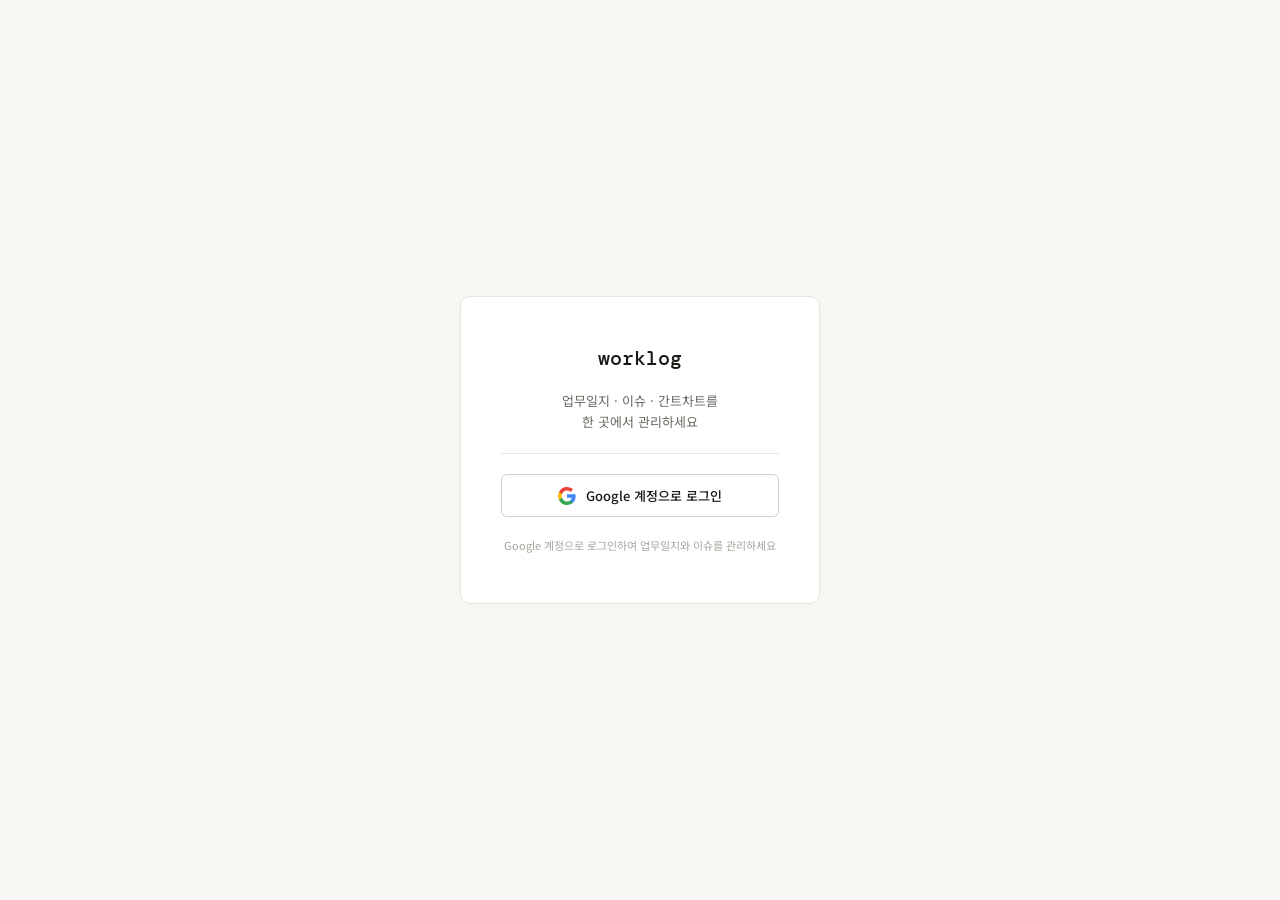
<file: index.html>
<!DOCTYPE html>
<html lang="ko">
<head>
<meta charset="UTF-8">
<meta name="viewport" content="width=device-width, initial-scale=1.0">
<title>worklog</title>
<!-- Google Fonts: Noto Sans KR (본문), DM Mono (버전/코드) -->
<link rel="preconnect" href="https://fonts.googleapis.com">
<link rel="preconnect" href="https://fonts.gstatic.com" crossorigin>
<link href="https://fonts.googleapis.com/css2?family=Noto+Sans+KR:wght@400;500;600&family=DM+Mono:wght@400;500&display=swap" rel="stylesheet">
<link rel="icon" href="favicon.ico">
<link rel="stylesheet" href="css/style.css">
<!-- Google Identity Services (GIS): OAuth 2.0 로그인 라이브러리
     initTokenClient() / requestAccessToken() 사용 → api.js, app.js 참고 -->
<script src="https://accounts.google.com/gsi/client" async defer></script>
</head>
<body>

<!-- LOGIN -->
<div id="view-login" style="display:flex;flex-direction:column;flex:1;overflow:hidden">
  <div class="login-wrap">
    <div class="login-card">
      <div class="login-logo">worklog</div>
      <p class="login-sub">업무일지 · 이슈 · 간트차트를<br>한 곳에서 관리하세요</p>
      <div class="login-hr"></div>
      <button class="google-btn" onclick="doGoogleLogin()">
        <svg class="google-icon" viewBox="0 0 18 18"><path fill="#4285F4" d="M17.64 9.2c0-.637-.057-1.251-.164-1.84H9v3.481h4.844a4.14 4.14 0 01-1.796 2.716v2.259h2.908C16.658 14.131 17.64 11.823 17.64 9.2z"/><path fill="#34A853" d="M9 18c2.43 0 4.467-.806 5.956-2.184l-2.908-2.259c-.806.54-1.837.86-3.048.86-2.344 0-4.328-1.584-5.036-3.711H.957v2.332A8.997 8.997 0 009 18z"/><path fill="#FBBC05" d="M3.964 10.706A5.41 5.41 0 013.682 9c0-.593.102-1.17.282-1.706V4.962H.957A8.996 8.996 0 000 9c0 1.452.348 2.827.957 4.038l3.007-2.332z"/><path fill="#EA4335" d="M9 3.58c1.321 0 2.508.454 3.44 1.345l2.582-2.58C13.463.891 11.426 0 9 0A8.997 8.997 0 00.957 4.962L3.964 7.294C4.672 5.163 6.656 3.58 9 3.58z"/></svg>
        Google 계정으로 로그인
      </button>
      <p class="login-note">Google 계정으로 로그인하여 업무일지와 이슈를 관리하세요</p>
    </div>
  </div>
</div>

<!-- MAIN APP -->
<div id="main-app" style="display:none;flex-direction:column;flex:1;overflow:hidden">
  <div class="topnav">
    <span class="logo">worklog</span>
    <button class="tab-btn active" onclick="switchTab('calendar')">캘린더</button>
    <button class="tab-btn" onclick="switchTab('journal')">업무일지</button>
    <button class="tab-btn" onclick="switchTab('tasks')">업무목록</button>
    <button class="tab-btn" onclick="switchTab('gantt')">간트차트</button>
    <div class="nav-spacer"></div>
    <span class="nav-version">ver 1.05</span>
    <div class="nav-search-wrap">
      <input class="nav-search-input" id="nav-search-input" placeholder="일지·업무 검색" onkeydown="if(event.key==='Enter')doSearch(true)">
      <button class="nav-search-btn" onclick="doSearch(true)">🔍</button>
    </div>
    <button class="logout-btn" onclick="doLogout()">로그아웃</button>
  </div>

  <!-- CALENDAR -->
  <div class="view active cal-view" id="view-calendar">
    <div class="cal-inner">
      <div class="cal-header">
        <button class="cal-nav" onclick="changeMonth(-1)">‹</button>
        <button class="cal-month-btn" id="month-label" onclick="toggleMonthReport()">2026년 6월</button>
        <button class="cal-nav" onclick="changeMonth(1)">›</button>
        <div class="cal-hdr-space"></div>
        <button class="cal-today-btn" onclick="goToday()">오늘</button>
      </div>
      <table class="cal-table">
        <thead>
          <tr>
            <th class="sun">일</th><th>월</th><th>화</th><th>수</th><th>목</th><th>금</th><th class="sat">토</th>
            <th class="week-col">주</th>
          </tr>
        </thead>
        <tbody id="cal-body"></tbody>
      </table>

      <div class="journal-box" id="journal-box" style="display:none">
        <div class="journal-box-label">
          <span id="journal-box-label">업무일지</span>
        </div>
        <div class="journal-view-area" id="journal-view" onclick="goToJournalDetail()"></div>
      </div>

      <div class="agenda-box" id="agenda-box" style="display:none">
        <div class="agenda-date-hdr" id="agenda-date-hdr"></div>
        <div id="agenda-list"></div>
      </div>

      <div class="report-box" id="month-report-box" style="display:none">
        <div class="report-hdr">
          <span class="report-title-txt" id="month-report-title">월간보고</span>
          <div class="report-actions">
            <button class="report-gen-btn" onclick="genReport('month')">✦ AI 생성</button>
            <button class="btn-sm primary" onclick="saveReport('month')">저장/수정</button>
          </div>
        </div>
        <div class="report-content"><textarea class="report-textarea" id="month-report-ta" placeholder="작성된 월간보고가 없습니다. AI 생성 버튼으로 보고서를 생성하거나 직접 입력하세요."></textarea></div>
      </div>

      <div class="report-box" id="week-report-box" style="display:none">
        <div class="report-hdr">
          <span class="report-title-txt" id="week-report-title">주간보고</span>
          <div class="report-actions">
            <button class="report-gen-btn" onclick="genReport('week')">✦ AI 생성</button>
            <button class="btn-sm primary" onclick="saveReport('week')">저장/수정</button>
          </div>
        </div>
        <div class="report-content"><textarea class="report-textarea" id="week-report-ta" placeholder="작성된 주간보고가 없습니다. AI 생성 버튼으로 보고서를 생성하거나 직접 입력하세요."></textarea></div>
      </div>
    </div>
  </div>

  <!-- SEARCH VIEW -->
  <div class="view search-view" id="view-search">
    <div class="search-inner">
      <div class="search-bar-wrap">
        <input class="search-bar-input" id="search-bar-input" placeholder="검색어를 입력하세요 (업무일지, 이슈코드, 이슈제목, 진행사항)" onkeydown="if(event.key==='Enter')doSearch()">
        <button class="search-bar-btn" onclick="doSearch()">검색</button>
      </div>
      <div class="search-keyword" id="search-keyword" style="display:none"></div>
      <div id="search-results"></div>
    </div>
  </div>

  <!-- JOURNAL LIST -->
  <div class="view jlist-view" id="view-journal">
    <div class="jlist-inner">
      <button class="jlist-load-btn" id="jlist-btn-up" onclick="loadMore('up')" style="display:none">↑ 이전 날짜 더 보기</button>
      <div id="journal-entries"></div>
      <button class="jlist-load-btn" id="jlist-btn-down" onclick="loadMore('down')" style="display:none">↓ 이후 날짜 더 보기</button>
    </div>
  </div>

  <!-- JOURNAL DETAIL -->
  <div class="view jdetail-view" id="view-jdetail">
    <div class="jdetail-inner">
      <button class="back-btn" onclick="goBack()">← 업무일지 목록</button>
      <div class="jdetail-card">
        <div class="jdetail-date" id="jd-date"></div>
        <div style="font-size:11px;font-weight:500;color:var(--text3);margin-bottom:6px">업무일지</div>
        <textarea class="jdetail-textarea" id="jd-textarea" placeholder="업무일지를 입력하세요..." oninput="onJournalEdit()"></textarea>
        <div class="jdetail-actions">
          <span class="unsaved-hint" id="unsaved-hint">● 저장되지 않은 변경사항</span>
          <button class="btn-sm primary" id="jd-save-btn" onclick="saveJournalDetail()">저장</button>
        </div>
        <div class="jdetail-issues-section" id="jd-issues-section">
          <div class="jdetail-issues-label">이 날의 업무 이슈</div>
          <div id="jd-issues"></div>
        </div>
      </div>
    </div>
  </div>

  <!-- TASK LIST -->
  <div class="view task-view" id="view-tasks">
    <div class="task-inner">
      <div class="task-topbar">
        <div class="filter-bar">
          <button class="filter-chip active" onclick="filterTask(this,'all')">전체</button>
          <button class="filter-chip" onclick="filterTask(this,'진행중')">진행중</button>
          <button class="filter-chip" onclick="filterTask(this,'진행예정')">진행예정</button>
          <button class="filter-chip" onclick="filterTask(this,'테스트')">테스트</button>
          <button class="filter-chip" onclick="filterTask(this,'완료')">완료</button>
        </div>
        <div style="display:flex;align-items:center;gap:8px">
          <select class="field-select" id="task-project-filter" onchange="renderTaskList()" style="font-size:12px;padding:5px 10px"></select>
          <button class="add-task-btn" onclick="openNewTask()">+ 업무등록</button>
        </div>
      </div>
      <table class="task-table">
        <thead>
          <tr>
            <th style="width:60px">중요도</th>
            <th style="width:88px">이슈번호</th>
            <th>이슈제목</th>
            <th style="width:92px">이슈등록일</th>
            <th style="width:92px">완료목표일</th>
            <th style="width:92px">개발시작일</th>
            <th style="width:92px">운영배포일</th>
            <th style="width:76px">상태</th>
          </tr>
        </thead>
        <tbody id="task-tbody"></tbody>
      </table>
    </div>
  </div>

  <!-- ISSUE DETAIL -->
  <div class="view detail-view" id="view-detail">
    <div class="detail-inner">
      <button class="back-btn" id="detail-back-btn" onclick="goBack()">← 목록으로</button>
      <div class="detail-card">
        <div class="detail-id-row">
          <input type="hidden" id="d-seq">
          <input class="detail-id-input" id="d-id" placeholder="이슈코드 (선택, 예: DAR-145)" />
        </div>
        <input class="detail-title-input" id="d-title" placeholder="이슈 제목을 입력하세요" oninput="clearTitleError()" />
        <div class="detail-grid">
          <div class="detail-field">
            <span class="field-label">프로젝트</span>
            <select class="field-select" id="d-project">
            </select>
          </div>
          <div class="detail-field">
            <span class="field-label">중요도</span>
            <select class="field-select" id="d-priority">
              <option value="high">높음</option><option value="mid">중간</option><option value="low">낮음</option>
            </select>
          </div>
          <div class="detail-field">
            <span class="field-label">상태</span>
            <select class="field-select" id="d-status">
              <option>진행예정</option><option>진행중</option><option>테스트</option><option>완료</option><option>보류</option>
            </select>
          </div>
          <div class="detail-field">
            <span class="field-label">이슈 등록일</span>
            <input type="date" class="date-input" id="d-created">
          </div>
          <div class="detail-field">
            <span class="field-label">완료 목표일</span>
            <input type="date" class="date-input" id="d-due">
          </div>
          <div class="detail-field">
            <span class="field-label">개발 시작일</span>
            <input type="date" class="date-input" id="d-devstart">
          </div>
          <div class="detail-field">
            <span class="field-label">개발 완료일</span>
            <input type="date" class="date-input" id="d-devend">
          </div>
          <div class="detail-field">
            <span class="field-label">운영 배포일</span>
            <input type="date" class="date-input" id="d-deploy">
          </div>
          <div class="detail-field full">
            <span class="field-label">이슈 링크</span>
            <div class="link-wrap" id="d-link-wrap">
              <a class="link-display" id="d-link-display" href="#" target="_blank">링크 없음</a>
              <button class="link-edit-btn" onclick="toggleLinkEdit()">수정</button>
            </div>
            <div class="link-wrap" id="d-link-edit" style="display:none">
              <input class="link-input" id="d-link-input" type="url" placeholder="https://...">
              <button class="link-edit-btn" onclick="saveLinkEdit()">확인</button>
            </div>
          </div>
        </div>
        <div style="margin-top:14px">
          <div class="field-label" style="margin-bottom:6px">진행사항</div>
          <textarea class="progress-textarea" id="d-progress" placeholder="진행 내용을 입력하세요..."></textarea>
        </div>
        <div class="detail-save-row">
          <button class="btn-sm danger" id="detail-delete-btn" onclick="deleteIssueDetail()" style="display:none;margin-right:auto">삭제</button>
          <button class="btn-sm" onclick="goBack()">취소</button>
          <button class="btn-sm primary" onclick="saveIssueDetail()">저장</button>
        </div>
      </div>
    </div>
  </div>

  <!-- GANTT -->
  <div class="view gantt-view" id="view-gantt">
    <div class="gantt-topbar">
      <button class="cal-nav" onclick="expandGantt(-3)">‹</button>
      <button class="cal-today-btn" onclick="scrollGanttToday()">오늘</button>
      <button class="cal-nav" onclick="expandGantt(3)">›</button>
    </div>
    <div class="gantt-scroll">
      <div class="gantt-wrap" id="gantt-wrap"></div>
    </div>
  </div>
</div>

<script src="js/api.js"></script>
<script src="js/crud.js"></script>
<script src="js/app.js"></script>
<script src="js/calendar.js"></script>
<script src="js/journal.js"></script>
<script src="js/issue.js"></script>
<script src="js/search.js"></script>
</body>
</html>
</file>
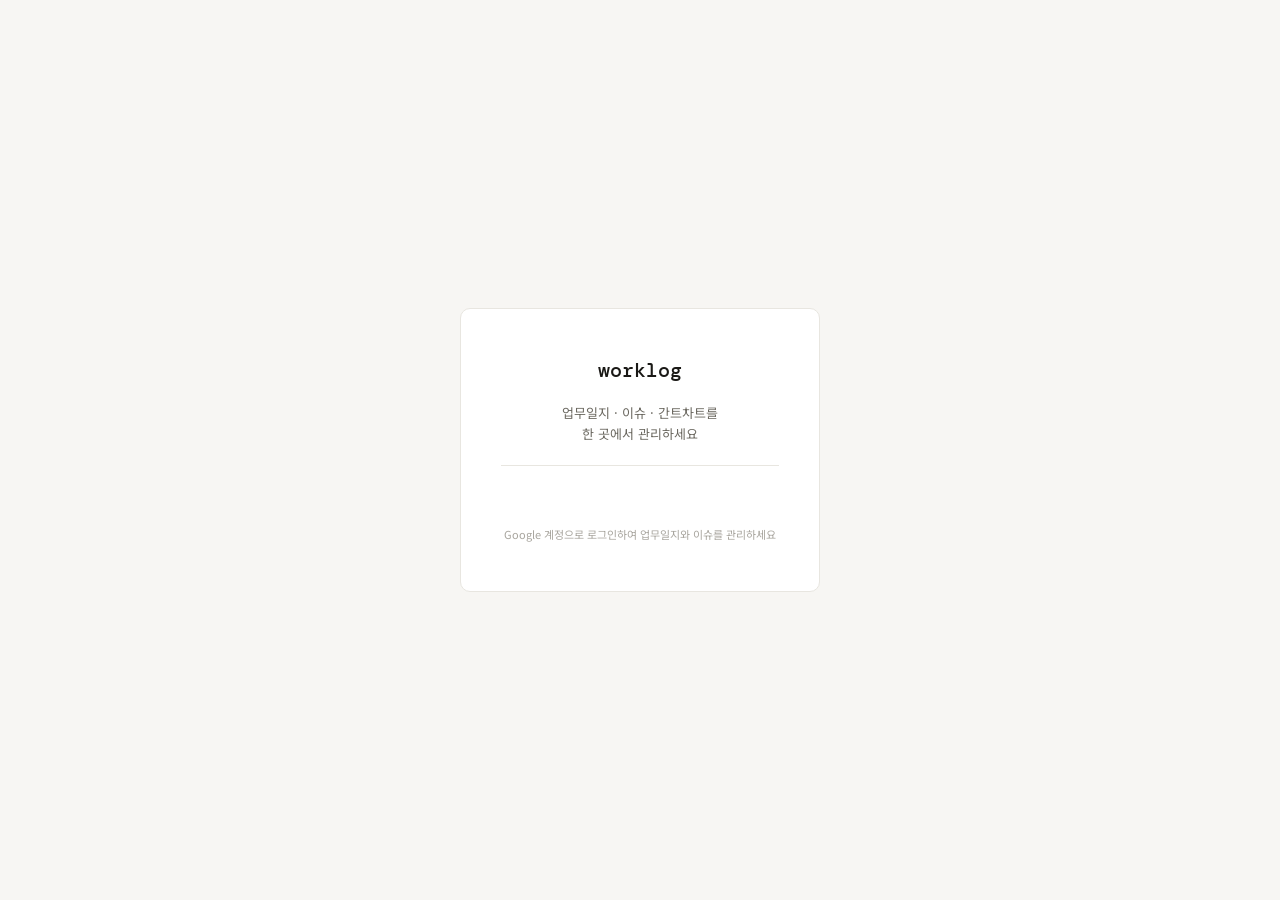
<file: worklog.html>
<!DOCTYPE html>
<html lang="ko">
<head>
<meta charset="UTF-8">
<meta name="viewport" content="width=device-width, initial-scale=1.0">
<title>worklog</title>
<link rel="preconnect" href="https://fonts.googleapis.com">
<link rel="preconnect" href="https://fonts.gstatic.com" crossorigin>
<link href="https://fonts.googleapis.com/css2?family=Noto+Sans+KR:wght@400;500;600&family=DM+Mono:wght@400;500&display=swap" rel="stylesheet">
<script src="https://accounts.google.com/gsi/client" async defer></script>
<style>
*{box-sizing:border-box;margin:0;padding:0}
:root{
  --bg:#F7F6F3;--surface:#FFFFFF;--border:#E8E6E0;--border2:#D4D1C8;
  --text:#1A1916;--text2:#6B6860;--text3:#A8A59E;
  --red:#C94040;--blue:#2E6FB5;--amber:#D06A10;--green:#1F7A52;--purple:#5E52B8;
  --p-high:#C94040;--p-mid:#D06A10;--p-low:#1F7A52;
  --radius:6px;--radius-lg:10px;
}
body{font-family:'Noto Sans KR',sans-serif;background:var(--bg);color:var(--text);height:100vh;display:flex;flex-direction:column;overflow:hidden}
button{font-family:inherit;cursor:pointer}
textarea,select,input{font-family:inherit}

/* NAV */
.topnav{display:flex;align-items:center;background:var(--surface);border-bottom:1px solid var(--border);padding:0 20px;height:44px;flex-shrink:0;gap:0}
.logo{font-family:'DM Mono',monospace;font-size:13px;font-weight:500;color:var(--text);margin-right:20px}
.tab-btn{font-size:13px;padding:0 14px;height:44px;border:none;background:none;color:var(--text2);border-bottom:2px solid transparent}
.tab-btn:hover{color:var(--text)}
.tab-btn.active{color:var(--text);border-bottom-color:var(--text);font-weight:500}
.nav-spacer{flex:1}
.nav-search-wrap{display:flex;align-items:center;gap:0;border:1px solid var(--border);border-radius:var(--radius);overflow:hidden;margin-right:10px;background:var(--bg)}
.nav-search-wrap:focus-within{border-color:var(--border2)}
.nav-search-input{font-size:12px;border:none;background:transparent;padding:5px 10px;color:var(--text);width:180px;outline:none}
.nav-search-input::placeholder{color:var(--text3)}
.nav-search-btn{border:none;background:none;padding:5px 10px;color:var(--text2);cursor:pointer;font-size:14px;border-left:1px solid var(--border)}
.nav-search-btn:hover{color:var(--text);background:var(--border)}
.logout-btn{font-size:12px;color:var(--text3);border:1px solid var(--border);background:none;padding:4px 10px;border-radius:var(--radius)}
.logout-btn:hover{color:var(--text)}

.view{display:none;flex:1;overflow:hidden;flex-direction:column}
.view.active{display:flex}

/* LOGIN */
.login-wrap{display:flex;flex:1;align-items:center;justify-content:center;background:var(--bg)}
.login-card{background:var(--surface);border:1px solid var(--border);border-radius:var(--radius-lg);padding:48px 40px;width:360px;display:flex;flex-direction:column;align-items:center;gap:20px;text-align:center}
.login-logo{font-family:'DM Mono',monospace;font-size:20px;font-weight:500}
.login-sub{font-size:13px;color:var(--text2);line-height:1.6}
.login-hr{width:100%;height:1px;background:var(--border)}
.google-btn{display:flex;align-items:center;gap:10px;width:100%;padding:11px 16px;border:1px solid var(--border2);border-radius:var(--radius);background:var(--surface);font-size:13px;color:var(--text);font-weight:500;justify-content:center}
.google-btn:hover{background:var(--bg)}
.google-icon{width:18px;height:18px;flex-shrink:0}
.login-note{font-size:11px;color:var(--text3);line-height:1.6}

/* CALENDAR */
.cal-view{overflow-y:auto}
.cal-inner{max-width:920px;margin:0 auto;padding:20px;width:100%}
.cal-header{display:flex;align-items:center;gap:8px;margin-bottom:14px}
.cal-nav{border:1px solid var(--border);background:var(--surface);color:var(--text);width:30px;height:30px;border-radius:var(--radius);font-size:16px;display:flex;align-items:center;justify-content:center}
.cal-nav:hover{background:var(--bg)}
.cal-month-btn{font-size:18px;font-weight:600;color:var(--text);border:none;background:none;padding:2px 8px;border-radius:var(--radius)}
.cal-month-btn:hover{background:var(--border)}
.cal-hdr-space{flex:1}
.cal-today-btn{font-size:12px;border:1px solid var(--border);background:var(--surface);color:var(--text2);padding:5px 12px;border-radius:var(--radius)}
.cal-today-btn:hover{color:var(--text)}

.cal-table{width:100%;border-collapse:collapse;background:var(--surface);border:1px solid var(--border);border-radius:var(--radius-lg);overflow:hidden;table-layout:fixed}
.cal-table th{font-size:11px;font-weight:500;color:var(--text2);padding:8px 0;text-align:center;border-bottom:1px solid var(--border);background:var(--bg)}
.cal-table th.sun{color:var(--red)}
.cal-table th.sat{color:var(--blue)}
.cal-table th.week-col{width:44px;font-size:10px;color:var(--text3)}
/* 날짜 칸: height 고정, overflow hidden, display:block 내부 구조로 동그라미가 칸을 밀지 않도록 */
.cal-table td{vertical-align:top;padding:5px 5px 3px;border:0.5px solid var(--border);cursor:pointer;height:90px;overflow:hidden}
.cal-table td:hover{background:#F0EFE9}
.cal-table td.today-cell{background:#FFF9F0}
.cal-table td.selected-cell{background:#EDF4FF!important}
.cal-table td.other-month{background:var(--bg);opacity:.4;pointer-events:none}
.cal-table td.week-btn-cell{padding:0;cursor:pointer;width:44px;vertical-align:middle;background:var(--bg);text-align:center}
.cal-table td.week-btn-cell:hover{background:#DDD9CE}
/* 날짜 숫자 행: flex, 고정 높이 20px → 이슈칩이 아래로 밀리지 않음 */
.day-hdr{display:flex;align-items:center;height:20px;margin-bottom:2px;flex-shrink:0}
.day-num{font-size:12px;font-weight:500;color:var(--text);line-height:1}
.day-num-circle{background:var(--text);color:var(--surface);width:20px;height:20px;border-radius:50%;display:inline-flex;align-items:center;justify-content:center;font-size:11px;font-weight:600;line-height:1;flex-shrink:0}
.hol-name{font-size:9px;color:var(--red);font-weight:500;margin-left:3px;line-height:1}
td.td-sun .day-num{color:var(--red)}
td.td-sat .day-num{color:var(--blue)}
td.td-hol .day-num{color:var(--red)!important}
/* 이슈칩: 코드 + 제목 일부 */
.issue-chip{font-size:9px;padding:2px 5px;border-radius:3px;margin-bottom:2px;white-space:nowrap;overflow:hidden;text-overflow:ellipsis;display:block;cursor:pointer;color:#fff;font-weight:500;line-height:1.3}
.issue-chip:hover{opacity:.8}
.chip-more{font-size:9px;color:var(--text3);padding-left:2px;line-height:1}

/* week button */
.wk-btn-inner{display:flex;flex-direction:column;align-items:center;justify-content:center;height:100%;gap:3px;padding:4px 0}
.wk-num{font-size:11px;font-weight:600;color:var(--text2)}
.wk-sub{font-size:8px;color:var(--text3);letter-spacing:.2px}

/* JOURNAL BOX */
.journal-box{background:var(--surface);border:1px solid var(--border);border-radius:var(--radius-lg);padding:14px 16px;margin-top:12px}
.journal-box-label{font-size:12px;font-weight:600;color:var(--text);margin-bottom:8px;display:flex;align-items:center;justify-content:space-between}
.journal-view-area{width:100%;font-size:13px;border:1px solid var(--border);border-radius:var(--radius);padding:9px 12px;background:var(--bg);color:var(--text);line-height:1.6;height:250px;overflow-y:auto;cursor:pointer;white-space:pre-wrap;word-break:break-all}
.journal-view-area:hover{border-color:var(--border2)}
.journal-view-area.empty{color:var(--text3);font-style:italic}
.journal-reg-btn{font-size:12px;padding:5px 14px;border:1px solid var(--border);border-radius:var(--radius);background:none;color:var(--text)}
.journal-reg-btn:hover{background:var(--bg)}
.btn-sm{font-size:12px;padding:5px 14px;border:1px solid var(--border);border-radius:var(--radius);background:none;color:var(--text);transition:all .15s}
.btn-sm:hover{background:var(--bg)}
.btn-sm.primary{background:var(--text);color:var(--surface);border-color:var(--text)}
.btn-sm.primary:hover{opacity:.85}
.btn-sm.unsaved{color:#fff;border-color:var(--red);animation:pulse-red 1.2s ease-in-out infinite}
@keyframes pulse-red{0%,100%{background:var(--red)}50%{background:#e88080}}

/* AGENDA */
.agenda-box{background:var(--surface);border:1px solid var(--border);border-radius:var(--radius-lg);padding:14px 16px;margin-top:10px}
.agenda-date-hdr{font-size:13px;font-weight:600;color:var(--text);margin-bottom:10px;display:flex;align-items:center;gap:8px}
.today-badge{font-size:10px;background:var(--text);color:var(--surface);padding:2px 8px;border-radius:20px;font-weight:400}
.agenda-item{display:flex;align-items:center;gap:8px;padding:7px 0;border-bottom:0.5px solid var(--border);cursor:pointer}
.agenda-item:last-child{border-bottom:none}
.agenda-item:hover .agenda-title{color:var(--blue)}
.agenda-chip{font-size:10px;padding:2px 7px;border-radius:3px;font-family:'DM Mono',monospace;font-weight:500;color:#fff;flex-shrink:0}
.agenda-title{font-size:12px;color:var(--text);flex:1;white-space:nowrap;overflow:hidden;text-overflow:ellipsis}
.agenda-arrow{font-size:12px;color:var(--text3)}
.status-badge{font-size:10px;padding:3px 9px;border-radius:20px;border:none;white-space:nowrap;flex-shrink:0;font-weight:500}
.agenda-empty{font-size:12px;color:var(--text3);text-align:center;padding:1.5rem 0}

/* REPORT */
.report-box{background:var(--surface);border:1px solid var(--border);border-radius:var(--radius-lg);padding:14px 16px;margin-top:12px}
.report-hdr{display:flex;align-items:center;justify-content:space-between;margin-bottom:12px}
.report-title-txt{font-size:13px;font-weight:600;color:var(--text)}
.report-gen-btn{font-size:12px;padding:5px 12px;border:1px solid var(--border);border-radius:var(--radius);background:none;color:var(--text2);display:flex;align-items:center;gap:5px}
.report-gen-btn:hover{color:var(--text);border-color:var(--border2)}
.report-content{font-size:13px;color:var(--text2);line-height:1.7;background:var(--bg);border-radius:var(--radius);padding:0}
.report-textarea{width:100%;font-size:13px;color:var(--text2);line-height:1.7;background:var(--bg);border-radius:var(--radius);padding:12px 14px;border:none;resize:none;height:300px;font-family:'Noto Sans KR',sans-serif}
.report-textarea:focus{outline:none;border:1px solid var(--border2);border-radius:var(--radius)}
.report-empty{font-size:12px;color:var(--text3);text-align:center;padding:1.5rem 0}

/* SEARCH VIEW */
.search-view{overflow-y:auto}
.search-inner{max-width:920px;margin:0 auto;padding:20px;width:100%}
.search-bar-wrap{display:flex;gap:8px;margin-bottom:20px}
.search-bar-input{flex:1;font-size:14px;border:1px solid var(--border);border-radius:var(--radius);padding:9px 14px;background:var(--surface);color:var(--text);outline:none}
.search-bar-input:focus{border-color:var(--border2)}
.search-bar-btn{font-size:13px;padding:9px 20px;border:none;border-radius:var(--radius);background:var(--text);color:var(--surface);white-space:nowrap}
.search-bar-btn:hover{opacity:.85}
.search-keyword{font-size:12px;color:var(--text3);margin-bottom:16px}
.search-keyword strong{color:var(--text);font-weight:600}
.search-section{margin-bottom:20px}
.search-section-title{font-size:11px;font-weight:600;color:var(--text3);letter-spacing:.5px;text-transform:uppercase;margin-bottom:8px;padding-bottom:6px;border-bottom:1px solid var(--border)}
.search-empty{font-size:13px;color:var(--text3);text-align:center;padding:3rem 0}
.search-result-item{background:var(--surface);border:1px solid var(--border);border-radius:var(--radius-lg);padding:12px 16px;margin-bottom:8px;cursor:pointer}
.search-result-item:hover{border-color:var(--border2)}
.sri-top{display:flex;align-items:center;gap:8px;margin-bottom:5px}
.sri-date{font-size:11px;color:var(--text3);font-weight:500}
.sri-chip{font-size:10px;padding:2px 7px;border-radius:3px;font-family:'DM Mono',monospace;font-weight:500;color:#fff;flex-shrink:0}
.sri-title{font-size:13px;color:var(--text);font-weight:500;flex:1;white-space:nowrap;overflow:hidden;text-overflow:ellipsis}
.sri-body{font-size:12px;color:var(--text2);line-height:1.6;overflow:hidden;display:-webkit-box;-webkit-line-clamp:2;-webkit-box-orient:vertical}
.sri-highlight{background:#FFF3CD;color:#856404;border-radius:2px;padding:0 2px}

/* JOURNAL LIST */
.jlist-view{overflow-y:auto}
.jlist-inner{max-width:920px;margin:0 auto;padding:20px;width:100%}
.jlist-load-btn{width:100%;text-align:center;padding:10px;font-size:12px;color:var(--text3);border:none;background:none}
.jlist-load-btn:hover{color:var(--text)}
.jlist-item{background:var(--surface);border:1px solid var(--border);border-radius:var(--radius-lg);padding:14px 16px;margin-bottom:10px;cursor:pointer}
.jlist-item:hover{border-color:var(--border2)}
.jlist-date{font-size:12px;font-weight:600;color:var(--text);margin-bottom:5px}
.jlist-text{font-size:13px;color:var(--text2);line-height:1.6;margin-bottom:8px}
.jlist-text.empty{color:var(--text3)}
.issue-row{display:flex;align-items:center;gap:8px;padding:6px 0;border-top:0.5px solid var(--border);cursor:pointer}
.issue-row:hover .issue-row-title{color:var(--blue)}
.issue-row-chip{font-size:10px;padding:2px 7px;border-radius:3px;font-family:'DM Mono',monospace;font-weight:500;color:#fff;flex-shrink:0;min-width:60px;text-align:center}
.issue-row-title{font-size:12px;color:var(--text);flex:1;white-space:nowrap;overflow:hidden;text-overflow:ellipsis;transition:color .15s}
.issue-row-status{font-size:10px;padding:2px 8px;border-radius:20px;color:#fff;font-weight:500;flex-shrink:0}
.issue-row-arrow{font-size:12px;color:var(--text3)}

/* JOURNAL DETAIL */
.jdetail-view{overflow-y:auto}
.jdetail-inner{max-width:920px;margin:0 auto;padding:20px;width:100%}
.back-btn{display:flex;align-items:center;gap:6px;border:none;background:none;color:var(--text2);font-size:13px;padding:6px 0;margin-bottom:14px}
.back-btn:hover{color:var(--text)}
.jdetail-card{background:var(--surface);border:1px solid var(--border);border-radius:var(--radius-lg);padding:20px 24px}
.jdetail-date{font-size:14px;font-weight:600;color:var(--text);margin-bottom:14px}
.jdetail-textarea{width:100%;font-size:13px;border:1px solid var(--border);border-radius:var(--radius);padding:10px 12px;resize:none;background:var(--bg);color:var(--text);line-height:1.6;height:450px}
.jdetail-textarea:focus{outline:none;border-color:var(--border2)}
.jdetail-actions{display:flex;justify-content:flex-end;align-items:center;margin-top:10px;gap:10px}
.unsaved-hint{font-size:11px;color:var(--red);display:none;align-items:center;gap:4px;margin-right:auto}
.jdetail-issues-section{margin-top:16px;border-top:1px solid var(--border);padding-top:12px}
.jdetail-issues-label{font-size:11px;font-weight:500;color:var(--text3);margin-bottom:8px}

/* TASK LIST */
.task-view{overflow-y:auto}
.task-inner{max-width:1100px;margin:0 auto;padding:20px;width:100%}
.task-topbar{display:flex;align-items:center;justify-content:space-between;margin-bottom:12px}
.filter-bar{display:flex;gap:6px;flex-wrap:wrap}
.filter-chip{font-size:12px;padding:4px 12px;border:1px solid var(--border);border-radius:20px;background:none;color:var(--text2)}
.filter-chip:hover{border-color:var(--border2);color:var(--text)}
.filter-chip.active{background:var(--text);color:var(--surface);border-color:var(--text)}
.add-task-btn{font-size:12px;padding:6px 14px;border:none;border-radius:var(--radius);background:var(--text);color:var(--surface);white-space:nowrap}
.add-task-btn:hover{opacity:.85}
.task-table{width:100%;border-collapse:collapse;background:var(--surface);border:1px solid var(--border);border-radius:var(--radius-lg);overflow:hidden;table-layout:fixed}
.task-table th{font-size:11px;font-weight:500;color:var(--text2);padding:8px 10px;text-align:left;border-bottom:1px solid var(--border);background:var(--bg);white-space:nowrap}
.task-table td{font-size:12px;padding:9px 10px;border-bottom:0.5px solid var(--border);vertical-align:middle;overflow:hidden;text-overflow:ellipsis;white-space:nowrap}
.task-table tr:last-child td{border-bottom:none}
.task-table tr:hover td{background:#F9F8F5;cursor:pointer}
.priority-badge{font-size:11px;font-weight:500;padding:2px 8px;border-radius:3px;color:#fff;white-space:nowrap}
.task-num-link{font-family:'DM Mono',monospace;font-size:11px;color:var(--blue);text-decoration:none;font-weight:500}
.task-num-link:hover{text-decoration:underline}
.task-num-plain{font-family:'DM Mono',monospace;font-size:11px;color:var(--text2)}

/* ISSUE DETAIL */
.detail-view{overflow-y:auto}
.detail-inner{max-width:800px;margin:0 auto;padding:20px;width:100%}
.detail-card{background:var(--surface);border:1px solid var(--border);border-radius:var(--radius-lg);padding:20px 24px}
.detail-id-row{display:flex;align-items:center;gap:8px;margin-bottom:6px}
.detail-id-input{font-family:'DM Mono',monospace;font-size:12px;color:var(--text3);border:none;background:transparent;padding:0;width:260px}
.detail-id-input:focus{outline:none;border-bottom:1px solid var(--border2);color:var(--text)}
.detail-title-input{width:100%;font-size:17px;font-weight:600;color:var(--text);border:none;background:transparent;padding:0;margin-bottom:18px;font-family:'Noto Sans KR',sans-serif;line-height:1.4}
.detail-title-input:focus{outline:none;border-bottom:1px solid var(--border2)}
.detail-grid{display:grid;grid-template-columns:1fr 1fr;border-top:1px solid var(--border)}
.detail-field{padding:10px 0;border-bottom:1px solid var(--border);display:flex;flex-direction:column;gap:4px;padding-right:14px}
.detail-field:nth-child(even){padding-left:14px;padding-right:0;border-left:1px solid var(--border)}
.detail-field.full{grid-column:1/-1;padding-right:0}
.field-label{font-size:11px;color:var(--text3);font-weight:500}
.field-select{font-size:13px;border:1px solid var(--border);border-radius:var(--radius);padding:4px 8px;background:var(--bg);color:var(--text)}
.field-select:focus{outline:none;border-color:var(--border2)}
.date-input{font-size:13px;border:1px solid var(--border);border-radius:var(--radius);padding:4px 8px;background:var(--bg);color:var(--text);width:140px}
.date-input:focus{outline:none;border-color:var(--border2)}
.link-wrap{display:flex;align-items:center;gap:6px}
.link-display{font-size:13px;color:var(--blue);text-decoration:none;flex:1;white-space:nowrap;overflow:hidden;text-overflow:ellipsis}
.link-display:hover{text-decoration:underline}
.link-edit-btn{font-size:11px;color:var(--text3);border:1px solid var(--border);background:none;padding:2px 7px;border-radius:var(--radius);white-space:nowrap}
.link-edit-btn:hover{color:var(--text)}
.link-input{font-size:13px;border:1px solid var(--border);border-radius:var(--radius);padding:4px 8px;background:var(--bg);color:var(--text);flex:1}
.progress-textarea{width:100%;font-size:13px;border:1px solid var(--border);border-radius:var(--radius);padding:10px 12px;resize:none;background:var(--bg);color:var(--text);line-height:1.6;min-height:280px}
.progress-textarea:focus{outline:none;border-color:var(--border2)}
.detail-save-row{display:flex;justify-content:flex-end;margin-top:10px;gap:6px}

/* GANTT */
.gantt-view{overflow:hidden}
.gantt-scroll{flex:1;overflow:auto;padding:20px}
.gantt-wrap{min-width:860px}
.gantt-hdr-row{display:flex;border-bottom:2px solid var(--border);background:var(--bg)}
.gantt-task-col{width:210px;min-width:210px;font-size:11px;color:var(--text2);padding:8px 12px;border-right:1px solid var(--border);font-weight:500}
.gantt-day-hdr{font-size:9px;color:var(--text3);text-align:center;padding:3px 0;border-right:0.5px solid var(--border);flex:0 0 26px;min-width:26px}
.gantt-day-hdr.td-sun,.gantt-day-hdr.hol{color:var(--red)}
.gantt-day-hdr.td-sat{color:var(--blue)}
.gantt-row{display:flex;border-bottom:0.5px solid var(--border);align-items:center;background:var(--surface);cursor:pointer}
.gantt-row:hover{background:#F9F8F5}
.gantt-task-info{width:210px;min-width:210px;padding:8px 12px;border-right:1px solid var(--border)}
.gantt-task-id{font-family:'DM Mono',monospace;font-size:10px;color:var(--text3)}
.gantt-task-name{font-size:11px;color:var(--text);white-space:nowrap;overflow:hidden;text-overflow:ellipsis}
.gantt-day-cell{flex:0 0 26px;min-width:26px;height:38px;border-right:0.5px solid var(--border)}
.gantt-day-cell.weekend{background:rgba(0,0,0,.03)}
.gantt-bar{height:14px;border-radius:3px;position:absolute;top:12px;opacity:.85}
.gantt-today-line{position:absolute;top:0;bottom:0;width:1.5px;background:var(--red);z-index:2;opacity:.5}
</style>
</head>
<body>

<!-- LOGIN -->
<div id="view-login" style="display:flex;flex-direction:column;flex:1;overflow:hidden">
  <div class="login-wrap">
    <div class="login-card">
      <div class="login-logo">worklog</div>
      <p class="login-sub">업무일지 · 이슈 · 간트차트를<br>한 곳에서 관리하세요</p>
      <div class="login-hr"></div>
      <div id="g_id_onload"
        data-client_id="603081180385-5dmfebn8mm239lod4solqkig2molj886.apps.googleusercontent.com"
        data-callback="handleGoogleLogin"
        data-auto_prompt="false">
      </div>
      <div class="g_id_signin"
        data-type="standard"
        data-shape="rectangular"
        data-theme="outline"
        data-text="sign_in_with"
        data-size="large"
        data-locale="ko"
        data-width="280">
      </div>
      <p class="login-note">Google 계정으로 로그인하여 업무일지와 이슈를 관리하세요</p>
    </div>
  </div>
</div>

<!-- MAIN APP -->
<div id="main-app" style="display:none;flex-direction:column;flex:1;overflow:hidden">
  <div class="topnav">
    <span class="logo">worklog</span>
    <button class="tab-btn active" onclick="switchTab('calendar')">캘린더</button>
    <button class="tab-btn" onclick="switchTab('journal')">업무일지</button>
    <button class="tab-btn" onclick="switchTab('tasks')">업무목록</button>
    <button class="tab-btn" onclick="switchTab('gantt')">간트차트</button>
    <div class="nav-spacer"></div>
    <div class="nav-search-wrap">
      <input class="nav-search-input" id="nav-search-input" placeholder="일지·업무 검색" onkeydown="if(event.key==='Enter')doSearch()">
      <button class="nav-search-btn" onclick="doSearch()">🔍</button>
    </div>
    <button class="logout-btn" onclick="doLogout()">로그아웃</button>
  </div>

  <!-- CALENDAR -->
  <div class="view active cal-view" id="view-calendar">
    <div class="cal-inner">
      <div class="cal-header">
        <button class="cal-nav" onclick="changeMonth(-1)">‹</button>
        <button class="cal-month-btn" id="month-label" onclick="toggleMonthReport()">2026년 6월</button>
        <button class="cal-nav" onclick="changeMonth(1)">›</button>
        <div class="cal-hdr-space"></div>
        <button class="cal-today-btn" onclick="goToday()">오늘</button>
      </div>
      <table class="cal-table">
        <thead>
          <tr>
            <th class="sun">일</th><th>월</th><th>화</th><th>수</th><th>목</th><th>금</th><th class="sat">토</th>
            <th class="week-col">주</th>
          </tr>
        </thead>
        <tbody id="cal-body"></tbody>
      </table>

      <div class="journal-box" id="journal-box" style="display:none">
        <div class="journal-box-label">
          <span id="journal-box-label">2026년 6월 3일 업무일지</span>
        </div>
        <div class="journal-view-area" id="journal-view" onclick="goToJournalDetail()"></div>
        <div id="journal-reg-wrap" style="display:none;margin-top:8px;text-align:right">
          <button class="journal-reg-btn" onclick="goToJournalNew()">+ 업무일지 등록</button>
        </div>
      </div>

      <div class="agenda-box" id="agenda-box" style="display:none">
        <div class="agenda-date-hdr" id="agenda-date-hdr"></div>
        <div id="agenda-list"></div>
      </div>

      <div class="report-box" id="month-report-box" style="display:none">
        <div class="report-hdr">
          <span class="report-title-txt" id="month-report-title">월간보고</span>
          <button class="report-gen-btn" onclick="genReport('month')">✦ 월간보고 생성</button>
        </div>
        <div class="report-content" id="month-report-content"><textarea class="report-textarea" id="month-report-ta" placeholder="작성된 월간보고가 없습니다. 생성 버튼을 눌러 AI로 요약하거나 직접 입력하세요."></textarea></div>
      </div>

      <div class="report-box" id="week-report-box" style="display:none">
        <div class="report-hdr">
          <span class="report-title-txt" id="week-report-title">주간보고</span>
          <button class="report-gen-btn" onclick="genReport('week')">✦ 주간보고 생성</button>
        </div>
        <div class="report-content" id="week-report-content"><textarea class="report-textarea" id="week-report-ta" placeholder="작성된 주간보고가 없습니다. 생성 버튼을 눌러 AI로 요약하거나 직접 입력하세요."></textarea></div>
      </div>
    </div>
  </div>

  <!-- SEARCH VIEW -->
  <div class="view search-view" id="view-search">
    <div class="search-inner">
      <div class="search-bar-wrap">
        <input class="search-bar-input" id="search-bar-input" placeholder="검색어를 입력하세요 (업무일지, 이슈코드, 이슈제목, 진행사항)" onkeydown="if(event.key==='Enter')doSearch()">
        <button class="search-bar-btn" onclick="doSearch()">검색</button>
      </div>
      <div class="search-keyword" id="search-keyword" style="display:none"></div>
      <div id="search-results"></div>
    </div>
  </div>

  <!-- JOURNAL LIST -->
  <div class="view jlist-view" id="view-journal">
    <div class="jlist-inner">
      <button class="jlist-load-btn" onclick="loadMore('up')">↑ 이후 날짜 더 보기</button>
      <div id="journal-entries"></div>
      <button class="jlist-load-btn" onclick="loadMore('down')">↓ 이전 날짜 더 보기</button>
    </div>
  </div>

  <!-- JOURNAL DETAIL -->
  <div class="view jdetail-view" id="view-jdetail">
    <div class="jdetail-inner">
      <button class="back-btn" onclick="goBack()">← 업무일지 목록</button>
      <div class="jdetail-card">
        <div class="jdetail-date" id="jd-date"></div>
        <div style="font-size:11px;font-weight:500;color:var(--text3);margin-bottom:6px">업무일지</div>
        <textarea class="jdetail-textarea" id="jd-textarea" placeholder="업무일지를 입력하세요..." oninput="onJournalEdit()"></textarea>
        <div class="jdetail-actions">
          <span class="unsaved-hint" id="unsaved-hint">● 저장되지 않은 변경사항</span>
          <button class="btn-sm primary" id="jd-save-btn" onclick="saveJournalDetail()">저장</button>
        </div>
        <div class="jdetail-issues-section" id="jd-issues-section">
          <div class="jdetail-issues-label">이 날의 업무 이슈</div>
          <div id="jd-issues"></div>
        </div>
      </div>
    </div>
  </div>

  <!-- TASK LIST -->
  <div class="view task-view" id="view-tasks">
    <div class="task-inner">
      <div class="task-topbar">
        <div class="filter-bar">
          <button class="filter-chip active" onclick="filterTask(this,'all')">전체</button>
          <button class="filter-chip" onclick="filterTask(this,'진행중')">진행중</button>
          <button class="filter-chip" onclick="filterTask(this,'진행예정')">진행예정</button>
          <button class="filter-chip" onclick="filterTask(this,'테스트')">테스트</button>
          <button class="filter-chip" onclick="filterTask(this,'완료')">완료</button>
        </div>
        <button class="add-task-btn" onclick="openNewTask()">+ 업무등록</button>
      </div>
      <table class="task-table">
        <thead>
          <tr>
            <th style="width:60px">중요도</th>
            <th style="width:88px">이슈번호</th>
            <th>이슈제목</th>
            <th style="width:92px">이슈등록일</th>
            <th style="width:92px">완료목표일</th>
            <th style="width:92px">개발시작일</th>
            <th style="width:92px">운영배포일</th>
            <th style="width:76px">상태</th>
          </tr>
        </thead>
        <tbody id="task-tbody"></tbody>
      </table>
    </div>
  </div>

  <!-- ISSUE DETAIL -->
  <div class="view detail-view" id="view-detail">
    <div class="detail-inner">
      <button class="back-btn" id="detail-back-btn" onclick="goBack()">← 목록으로</button>
      <div class="detail-card">
        <div class="detail-id-row">
          <input class="detail-id-input" id="d-id" placeholder="이슈코드 입력 (예: DAR-145)" />
        </div>
        <input class="detail-title-input" id="d-title" placeholder="이슈 제목을 입력하세요" />
        <div class="detail-grid">
          <div class="detail-field">
            <span class="field-label">프로젝트</span>
            <select class="field-select" id="d-project">
              <option>DARWIN</option><option>API</option><option>WEB</option><option>OPS</option><option>기타</option>
            </select>
          </div>
          <div class="detail-field">
            <span class="field-label">중요도</span>
            <select class="field-select" id="d-priority">
              <option value="high">높음</option><option value="mid">중간</option><option value="low">낮음</option>
            </select>
          </div>
          <div class="detail-field">
            <span class="field-label">상태</span>
            <select class="field-select" id="d-status">
              <option>진행예정</option><option>진행중</option><option>테스트</option><option>완료</option><option>보류</option>
            </select>
          </div>
          <div class="detail-field">
            <span class="field-label">이슈 등록일</span>
            <input type="date" class="date-input" id="d-created">
          </div>
          <div class="detail-field">
            <span class="field-label">완료 목표일</span>
            <input type="date" class="date-input" id="d-due">
          </div>
          <div class="detail-field">
            <span class="field-label">개발 시작일</span>
            <input type="date" class="date-input" id="d-devstart">
          </div>
          <div class="detail-field">
            <span class="field-label">개발 완료일</span>
            <input type="date" class="date-input" id="d-devend">
          </div>
          <div class="detail-field">
            <span class="field-label">운영 배포일</span>
            <input type="date" class="date-input" id="d-deploy">
          </div>
          <div class="detail-field full">
            <span class="field-label">이슈 링크</span>
            <div class="link-wrap" id="d-link-wrap">
              <a class="link-display" id="d-link-display" href="#" target="_blank">링크 없음</a>
              <button class="link-edit-btn" onclick="toggleLinkEdit()">수정</button>
            </div>
            <div class="link-wrap" id="d-link-edit" style="display:none">
              <input class="link-input" id="d-link-input" type="url" placeholder="https://...">
              <button class="link-edit-btn" onclick="saveLinkEdit()">확인</button>
            </div>
          </div>
        </div>
        <div style="margin-top:14px">
          <div class="field-label" style="margin-bottom:6px">진행사항</div>
          <textarea class="progress-textarea" id="d-progress" placeholder="진행 내용을 입력하세요..."></textarea>
        </div>
        <div class="detail-save-row">
          <button class="btn-sm" onclick="goBack()">취소</button>
          <button class="btn-sm primary">저장</button>
        </div>
      </div>
    </div>
  </div>

  <!-- GANTT -->
  <div class="view gantt-view" id="view-gantt">
    <div class="gantt-scroll">
      <div class="gantt-wrap" id="gantt-wrap"></div>
    </div>
  </div>
</div>

<script>
/* ── 색상 기준: 중요도 기반으로 전체 통일 ── */
const P_COLOR={high:'#C94040',mid:'#D06A10',low:'#1F7A52'};
const STATUS_STYLE={
  '진행중':{bg:'#1F7A52',color:'#fff'},
  '진행예정':{bg:'#D06A10',color:'#fff'},
  '테스트':{bg:'#5E52B8',color:'#fff'},
  '완료':{bg:'#888780',color:'#fff'},
  '보류':{bg:'#C8C5BE',color:'#5F5E5A'}
};
const P_LABEL={high:'높음',mid:'중간',low:'낮음'};
const HOLIDAYS={6:{6:'현충일'}};
const DOW=['일','월','화','수','목','금','토'];

let ISSUES=[
  {id:'DAR-145',title:'로그인 버그 수정 - OAuth 토큰 만료 처리',status:'진행중',priority:'high',project:'DARWIN',created:'2026-05-20',due:'2026-06-10',devstart:'2026-06-01',devend:'',deploy:'',link:'https://jira.example.com/DAR-145',progress:'OAuth 토큰 만료 처리 로직 수정 중. 세션 갱신 시 race condition 발견.',dates:[1,2,3,4,5,8,9,10]},
  {id:'API-08',title:'정산 스펙 정리 및 문서화',status:'진행중',priority:'mid',project:'API',created:'2026-05-25',due:'2026-06-15',devstart:'2026-06-02',devend:'',deploy:'',link:'',progress:'문서 초안 90% 완료.',dates:[2,3,9,16,23,30]},
  {id:'WEB-03',title:'메인페이지 리뉴얼 - 퍼블리싱',status:'진행예정',priority:'mid',project:'WEB',created:'2026-06-01',due:'2026-06-30',devstart:'2026-06-04',devend:'',deploy:'',link:'',progress:'',dates:[4,5,11,12,19,24]},
  {id:'DAR-160',title:'코드리뷰 - 결제모듈 리팩토링',status:'진행예정',priority:'low',project:'DARWIN',created:'2026-06-02',due:'2026-06-07',devstart:'2026-06-03',devend:'',deploy:'',link:'https://jira.example.com/DAR-160',progress:'',dates:[3,5,8,10,15,17,22,25,26]},
  {id:'OPS-12',title:'서버 점검 및 성능 최적화',status:'테스트',priority:'high',project:'OPS',created:'2026-05-15',due:'2026-06-05',devstart:'2026-05-20',devend:'2026-06-04',deploy:'',link:'',progress:'점검 완료. 배포 대기 중.',dates:[3,11,17,26]},
];
const JOURNALS={
  '2026-06-03':'OAuth 토큰 만료 처리 로직 수정. 팀 미팅에서 6/10 배포 일정 조율 완료.',
  '2026-06-02':'정산 스펙 문서 초안 작성. DAR-145 디버깅 시작. race condition 원인 파악.',
  '2026-06-01':'개발 환경 세팅 완료. WEB-03 기획서 검토 및 피드백 전달.',
  '2026-05-31':'주간 스프린트 회의. OPS-12 점검 결과 공유.',
  '2026-05-30':'DAR-145 이슈 재현 확인. 로그 분석 진행.',
};

let curYear=2026,curMonth=6,selDate=null,prevTab='calendar',bottomMode='none';
let jdOriginal='',jdDirty=false,curSelDateKey='';

/* 이슈칩 색상: 중요도 기준 */
function chipColor(iss){return P_COLOR[iss.priority]||P_COLOR.mid;}
function issuesForDate(d){return ISSUES.filter(i=>i.dates&&i.dates.includes(d));}

const CLIENT_ID='603081180385-5dmfebn8mm239lod4solqkig2molj886.apps.googleusercontent.com';
const SCOPES='https://www.googleapis.com/auth/spreadsheets https://www.googleapis.com/auth/drive.file';
let accessToken='';
let tokenClient=null;

function handleGoogleLogin(response){
  /* ID 토큰 받은 후 access token 요청 */
  tokenClient=google.accounts.oauth2.initTokenClient({
    client_id:CLIENT_ID,
    scope:SCOPES,
    callback:(tokenResponse)=>{
      if(tokenResponse.error)return;
      accessToken=tokenResponse.access_token;
      startApp();
    }
  });
  tokenClient.requestAccessToken({prompt:''});
}

function startApp(){
  document.getElementById('view-login').style.display='none';
  document.getElementById('main-app').style.display='flex';
  history.replaceState({tab:'calendar'},'','#calendar');
  renderCalendar();renderJournalList();renderTaskList();renderGantt();selectDate(3);
}

function doLogout(){
  if(accessToken){
    google.accounts.oauth2.revoke(accessToken,()=>{});
    accessToken='';
  }
  google.accounts.id.disableAutoSelect();
  document.getElementById('view-login').style.display='flex';
  document.getElementById('main-app').style.display='none';
}

function switchTab(t,skipHistory){
  ['calendar','journal','jdetail','tasks','detail','gantt','search'].forEach(v=>{
    const el=document.getElementById('view-'+v);
    if(el){el.style.display='none';el.classList.remove('active');}
  });
  const el=document.getElementById('view-'+t);
  if(el){el.style.display='flex';el.classList.add('active');}
  document.querySelectorAll('.tab-btn').forEach((b,i)=>{
    b.classList.toggle('active',['calendar','journal','tasks','gantt'][i]===t);
  });
  if(!['detail','jdetail','search'].includes(t))prevTab=t;
  /* 검색 탭 아닐 때 검색창 초기화 */
  if(t!=='search'){
    document.getElementById('nav-search-input').value='';
    document.getElementById('search-bar-input').value='';
    document.getElementById('search-keyword').style.display='none';
    document.getElementById('search-results').innerHTML='';
  }
  /* 브라우저 히스토리 */
  if(!skipHistory){
    history.pushState({tab:t},'',`#${t}`);
  }
}
function goBack(){switchTab(prevTab);}

window.addEventListener('popstate',e=>{
  const t=(e.state&&e.state.tab)||(location.hash.replace('#','')||'calendar');
  switchTab(t,true);
});

function openDetail(issueId,fromGantt){
  const iss=ISSUES.find(i=>i.id===issueId);if(!iss)return;
  fillDetailForm(iss);
  const btn=document.getElementById('detail-back-btn');
  if(fromGantt){btn.textContent='← 간트차트로';btn.onclick=()=>switchTab('gantt');}
  else{btn.textContent='← 목록으로';btn.onclick=goBack;}
  switchTab('detail');
}
function openNewTask(){
  fillDetailForm(null);
  const btn=document.getElementById('detail-back-btn');
  btn.textContent='← 목록으로';btn.onclick=goBack;
  prevTab='tasks';switchTab('detail');
}
function fillDetailForm(iss){
  document.getElementById('d-id').value=iss?iss.id:'';
  document.getElementById('d-title').value=iss?iss.title:'';
  document.getElementById('d-project').value=iss?iss.project:'DARWIN';
  document.getElementById('d-priority').value=iss?iss.priority:'mid';
  document.getElementById('d-status').value=iss?iss.status:'진행예정';
  document.getElementById('d-created').value=iss?iss.created:'';
  document.getElementById('d-due').value=iss?iss.due:'';
  document.getElementById('d-devstart').value=iss?iss.devstart:'';
  document.getElementById('d-devend').value=iss?iss.devend:'';
  document.getElementById('d-deploy').value=iss?iss.deploy:'';
  document.getElementById('d-progress').value=iss?iss.progress:'';
  const link=iss?iss.link:'';
  const disp=document.getElementById('d-link-display');
  if(link){disp.textContent=link;disp.href=link;}
  else{disp.textContent='링크 없음';disp.href='#';}
  document.getElementById('d-link-input').value=link||'';
  document.getElementById('d-link-wrap').style.display='flex';
  document.getElementById('d-link-edit').style.display='none';
}
function toggleLinkEdit(){
  document.getElementById('d-link-wrap').style.display='none';
  document.getElementById('d-link-edit').style.display='flex';
}
function saveLinkEdit(){
  const val=document.getElementById('d-link-input').value.trim();
  const disp=document.getElementById('d-link-display');
  disp.textContent=val||'링크 없음';disp.href=val||'#';
  document.getElementById('d-link-wrap').style.display='flex';
  document.getElementById('d-link-edit').style.display='none';
}

/* ── CALENDAR ── */
function renderCalendar(){
  const tbody=document.getElementById('cal-body');tbody.innerHTML='';
  const firstDay=new Date(curYear,curMonth-1,1).getDay();
  const daysInMonth=new Date(curYear,curMonth,0).getDate();
  let d=1,wk=0;
  while(d<=daysInMonth){
    const tr=document.createElement('tr');
    for(let dow=0;dow<7;dow++){
      const td=document.createElement('td');
      const blank=(wk===0&&dow<firstDay);
      if(!blank&&d<=daysInMonth){
        const dd=d;
        const isToday=(curYear===2026&&curMonth===6&&dd===3);
        const hol=HOLIDAYS[curMonth]&&HOLIDAYS[curMonth][dd];
        if(dow===0)td.classList.add('td-sun');
        if(dow===6)td.classList.add('td-sat');
        if(isToday)td.classList.add('today-cell');
        if(dd===selDate)td.classList.add('selected-cell');
        if(hol)td.classList.add('td-hol');
        td.onclick=()=>selectDate(dd);
        const hdrDiv=document.createElement('div');hdrDiv.className='day-hdr';
        if(isToday){
          const circ=document.createElement('span');circ.className='day-num-circle';circ.textContent=dd;hdrDiv.appendChild(circ);
        } else {
          const num=document.createElement('span');num.className='day-num';num.textContent=dd;hdrDiv.appendChild(num);
        }
        if(hol){const hn=document.createElement('span');hn.className='hol-name';hn.textContent=hol;hdrDiv.appendChild(hn);}
        td.appendChild(hdrDiv);

        /* 이슈칩: 중요도 컬러, 코드+제목 일부 */
        const issues=issuesForDate(dd);
        issues.slice(0,3).forEach(iss=>{
          const chip=document.createElement('div');chip.className='issue-chip';
          chip.style.background=chipColor(iss);
          const shortTitle=iss.title.length>14?iss.title.slice(0,14)+'…':iss.title;
          chip.textContent=iss.id+' '+shortTitle;
          chip.title=iss.title;
          chip.onclick=(e)=>{e.stopPropagation();prevTab='calendar';openDetail(iss.id);};
          td.appendChild(chip);
        });
        if(issues.length>3){const m=document.createElement('div');m.className='chip-more';m.textContent=`+${issues.length-3}`;td.appendChild(m);}
        d++;
      } else if(blank){
        td.classList.add('other-month');
      } else {
        td.classList.add('other-month');d++;
      }
      tr.appendChild(td);
    }
    /* 주차 버튼 */
    const wkTd=document.createElement('td');wkTd.className='week-btn-cell';
    wkTd.innerHTML=`<div class="wk-btn-inner"><div class="wk-num">W${wk+1}</div><div class="wk-sub">주간보고</div></div>`;
    wkTd.onclick=()=>showWeekReport(wk);
    tr.appendChild(wkTd);
    tbody.appendChild(tr);wk++;
  }
}

function selectDate(d){
  selDate=d;bottomMode='agenda';
  curSelDateKey=`${curYear}-${String(curMonth).padStart(2,'0')}-${String(d).padStart(2,'0')}`;
  ['month-report-box','week-report-box'].forEach(id=>document.getElementById(id).style.display='none');
  document.getElementById('journal-box').style.display='block';
  document.getElementById('agenda-box').style.display='block';
  const dow=new Date(curYear,curMonth-1,d).getDay();
  const isToday=curYear===2026&&curMonth===6&&d===3;
  document.getElementById('journal-box-label').textContent=`${curYear}년 ${curMonth}월 ${d}일 업무일지`;
  const text=JOURNALS[curSelDateKey]||'';
  const viewEl=document.getElementById('journal-view');
  const regWrap=document.getElementById('journal-reg-wrap');
  if(text){
    viewEl.textContent=text;
    viewEl.classList.remove('empty');
    viewEl.style.display='block';
    regWrap.style.display='none';
  } else {
    viewEl.textContent='작성된 업무일지가 없습니다.';
    viewEl.classList.add('empty');
    viewEl.style.display='block';
    regWrap.style.display='block';
  }
  document.getElementById('agenda-date-hdr').innerHTML=`${curMonth}월 ${d}일 (${DOW[dow]}) ${isToday?'<span class="today-badge">오늘</span>':''}`;
  const list=document.getElementById('agenda-list');list.innerHTML='';
  const issues=issuesForDate(d);
  if(!issues.length){list.innerHTML='<div class="agenda-empty">등록된 업무가 없습니다</div>';renderCalendar();return;}
  issues.forEach(iss=>{
    const s=STATUS_STYLE[iss.status]||STATUS_STYLE['보류'];
    const item=document.createElement('div');item.className='agenda-item';
    item.innerHTML=`<div class="agenda-chip" style="background:${chipColor(iss)}">${iss.id}</div>
    <div class="agenda-title">${iss.title}</div>
    <div class="status-badge" style="background:${s.bg};color:${s.color}">${iss.status}</div>
    <div class="agenda-arrow">›</div>`;
    item.onclick=()=>{prevTab='calendar';openDetail(iss.id);};
    list.appendChild(item);
  });
  renderCalendar();
}

function goToJournalDetail(){
  if(!curSelDateKey)return;
  const text=JOURNALS[curSelDateKey];
  if(!text)return;
  prevTab='calendar';
  openJournalDetail(curSelDateKey);
}
function goToJournalNew(){
  if(!curSelDateKey)return;
  prevTab='calendar';
  openJournalDetail(curSelDateKey,true);
}

function hideBottom(){
  bottomMode='none';selDate=null;
  ['journal-box','agenda-box','month-report-box','week-report-box'].forEach(id=>document.getElementById(id).style.display='none');
  renderCalendar();
}
function toggleMonthReport(){
  if(bottomMode==='month'){bottomMode='none';document.getElementById('month-report-box').style.display='none';return;}
  bottomMode='month';
  ['agenda-box','journal-box','week-report-box'].forEach(id=>document.getElementById(id).style.display='none');
  document.getElementById('month-report-box').style.display='block';
  document.getElementById('month-report-title').textContent=`${curYear}년 ${curMonth}월 월간보고`;
}
function showWeekReport(idx){
  bottomMode='week';
  ['agenda-box','journal-box','month-report-box'].forEach(id=>document.getElementById(id).style.display='none');
  document.getElementById('week-report-box').style.display='block';
  document.getElementById('week-report-title').textContent=`${curMonth}월 ${idx+1}주차 주간보고`;
}
function genReport(type){
  const taId=type==='month'?'month-report-ta':'week-report-ta';
  const ta=document.getElementById(taId);
  ta.value='AI가 보고서를 생성하고 있습니다...';
  setTimeout(()=>{
    ta.value=type==='month'
      ?'2026년 6월 월간보고\n\n이번 달 총 5건의 업무 이슈가 진행되었습니다. DAR-145 로그인 버그는 OAuth 토큰 처리 로직을 수정 완료하고 QA 단계에 진입했으며, API-08 정산 스펙은 문서화가 90% 완료되었습니다. WEB-03 메인페이지 리뉴얼은 일정대로 진행 중이며, OPS-12 서버 점검은 성공적으로 마무리되어 운영 배포를 앞두고 있습니다.'
      :'주간보고\n\n주요 업무: DAR-145 버그 수정 진행, API-08 스펙 정리 완료, WEB-03 퍼블리싱 착수. 이슈사항: DAR-160 코드리뷰 일정 조율 필요. 다음 주 계획: 배포 테스트 및 OPS-12 운영 배포 예정.';
  },1200);
}
function changeMonth(dir){
  curMonth+=dir;
  if(curMonth>12){curMonth=1;curYear++;}
  if(curMonth<1){curMonth=12;curYear--;}
  document.getElementById('month-label').textContent=`${curYear}년 ${curMonth}월`;
  selDate=null;bottomMode='none';
  ['month-report-box','week-report-box','agenda-box','journal-box'].forEach(id=>document.getElementById(id).style.display='none');
  renderCalendar();
}
function goToday(){curYear=2026;curMonth=6;document.getElementById('month-label').textContent='2026년 6월';renderCalendar();selectDate(3);}

/* ── JOURNAL LIST ── */
function renderJournalList(){
  const el=document.getElementById('journal-entries');el.innerHTML='';
  const dates=['2026-06-03','2026-06-02','2026-06-01','2026-05-31','2026-05-30'];
  dates.forEach(dt=>{
    const d=new Date(dt);const parts=dt.split('-');
    const issues=ISSUES.filter(i=>i.dates&&i.dates.includes(parseInt(parts[2]))&&parseInt(parts[1])===6);
    const text=JOURNALS[dt];
    const item=document.createElement('div');item.className='jlist-item';
    item.onclick=()=>openJournalDetail(dt);
    let issHtml='';
    if(issues.length){
      issHtml=`<div style="margin-top:2px">${issues.map(i=>{
        const s=STATUS_STYLE[i.status]||STATUS_STYLE['보류'];
        return `<div class="issue-row">
          <div class="issue-row-chip" style="background:${chipColor(i)}">${i.id}</div>
          <div class="issue-row-title">${i.title}</div>
          <div class="issue-row-status" style="background:${s.bg}">${i.status}</div>
          <div class="issue-row-arrow">›</div>
        </div>`;
      }).join('')}</div>`;
    }
    item.innerHTML=`<div class="jlist-date">${dt} (${DOW[d.getDay()]})</div>
    <div class="jlist-text${text?'':' empty'}">${text||'작성된 일지가 없습니다.'}</div>${issHtml}`;
    el.appendChild(item);
  });
}
function loadMore(dir){alert(dir==='up'?'이후 날짜를 로딩합니다...':'이전 날짜를 로딩합니다...');}

/* ── JOURNAL DETAIL ── */
function openJournalDetail(dt,isNew){
  const d=new Date(dt);
  document.getElementById('jd-date').textContent=`${dt} (${DOW[d.getDay()]})`;
  const text=isNew?'':(JOURNALS[dt]||'');
  const ta=document.getElementById('jd-textarea');ta.value=text;
  jdOriginal=text;jdDirty=false;
  document.getElementById('jd-save-btn').className='btn-sm primary';
  document.getElementById('unsaved-hint').style.display='none';
  /* 이슈 목록 */
  const parts=dt.split('-');
  const issues=ISSUES.filter(i=>i.dates&&i.dates.includes(parseInt(parts[2]))&&parseInt(parts[1])===6);
  const issBox=document.getElementById('jd-issues');issBox.innerHTML='';
  const sec=document.getElementById('jd-issues-section');
  sec.style.display=issues.length?'block':'none';
  issues.forEach(iss=>{
    const s=STATUS_STYLE[iss.status]||STATUS_STYLE['보류'];
    const row=document.createElement('div');row.className='issue-row';
    row.innerHTML=`<div class="issue-row-chip" style="background:${chipColor(iss)}">${iss.id}</div>
    <div class="issue-row-title">${iss.title}</div>
    <div class="issue-row-status" style="background:${s.bg}">${iss.status}</div>
    <div class="issue-row-arrow">›</div>`;
    row.onclick=()=>{prevTab='jdetail';openDetail(iss.id);};
    issBox.appendChild(row);
  });
  prevTab='journal';switchTab('jdetail');
}
function onJournalEdit(){
  const ta=document.getElementById('jd-textarea');
  jdDirty=ta.value!==jdOriginal;
  const btn=document.getElementById('jd-save-btn');
  const hint=document.getElementById('unsaved-hint');
  if(jdDirty){btn.className='btn-sm unsaved';btn.textContent='저장';hint.style.display='inline-flex';}
  else{btn.className='btn-sm primary';btn.textContent='저장';hint.style.display='none';}
}
function saveJournalDetail(){
  jdOriginal=document.getElementById('jd-textarea').value;jdDirty=false;
  const btn=document.getElementById('jd-save-btn');
  btn.className='btn-sm primary';btn.textContent='저장';
  document.getElementById('unsaved-hint').style.display='none';
}

/* ── TASK LIST ── */
function renderTaskList(filter='all'){
  const tbody=document.getElementById('task-tbody');tbody.innerHTML='';
  const list=filter==='all'?ISSUES:ISSUES.filter(i=>i.status===filter);
  list.forEach(iss=>{
    const s=STATUS_STYLE[iss.status]||STATUS_STYLE['보류'];
    const tr=document.createElement('tr');
    tr.onclick=()=>{prevTab='tasks';openDetail(iss.id);};
    const numCell=iss.link
      ?`<a class="task-num-link" href="${iss.link}" target="_blank" onclick="event.stopPropagation()">${iss.id}</a>`
      :`<span class="task-num-plain">${iss.id}</span>`;
    tr.innerHTML=`<td><span class="priority-badge" style="background:${P_COLOR[iss.priority]}">${P_LABEL[iss.priority]||'중간'}</span></td>
    <td>${numCell}</td>
    <td style="font-size:12px;color:var(--text)">${iss.title}</td>
    <td style="font-size:11px;color:var(--text2)">${iss.created||'—'}</td>
    <td style="font-size:11px;color:var(--text2)">${iss.due||'—'}</td>
    <td style="font-size:11px;color:var(--text2)">${iss.devstart||'—'}</td>
    <td style="font-size:11px;color:var(--text2)">${iss.deploy||'—'}</td>
    <td><span class="status-badge" style="background:${s.bg};color:${s.color}">${iss.status}</span></td>`;
    tbody.appendChild(tr);
  });
}
function filterTask(btn,f){
  document.querySelectorAll('.filter-chip').forEach(b=>b.classList.remove('active'));
  btn.classList.add('active');renderTaskList(f);
}

/* ── SEARCH ── */
function doSearch(){
  const navInput=document.getElementById('nav-search-input');
  const barInput=document.getElementById('search-bar-input');
  const kw=(navInput.value||barInput.value).trim();
  if(!kw)return;
  navInput.value=kw;
  barInput.value=kw;
  switchTab('search');
  const kwEl=document.getElementById('search-keyword');
  kwEl.style.display='block';
  kwEl.innerHTML=`<strong>"${kw}"</strong> 검색 결과`;
  const lower=kw.toLowerCase();
  const wrap=document.getElementById('search-results');
  wrap.innerHTML='';

  function highlight(text){
    if(!text)return '';
    return text.replace(new RegExp(`(${kw.replace(/[.*+?^${}()|[\]\\]/g,'\\$&')})`, 'gi'), '<span class="sri-highlight">$1</span>');
  }

  /* 업무일지 검색 */
  const dailyHits=Object.entries(JOURNALS).filter(([,v])=>v.toLowerCase().includes(lower));
  const dailyEl=document.createElement('div');dailyEl.className='search-section';
  dailyEl.innerHTML=`<div class="search-section-title">업무일지 (${dailyHits.length})</div>`;
  if(!dailyHits.length){
    dailyEl.innerHTML+=`<div style="font-size:12px;color:var(--text3);padding:8px 0">검색 결과 없음</div>`;
  } else {
    dailyHits.forEach(([dt,content])=>{
      const d=new Date(dt);
      const item=document.createElement('div');item.className='search-result-item';
      item.innerHTML=`<div class="sri-top">
        <span class="sri-date">${dt} (${DOW[d.getDay()]})</span>
        <span style="font-size:10px;padding:2px 7px;border-radius:3px;background:#E8E6E0;color:var(--text2)">업무일지</span>
      </div>
      <div class="sri-body">${highlight(content)}</div>`;
      item.onclick=()=>openJournalDetail(dt);
      dailyEl.appendChild(item);
    });
  }
  wrap.appendChild(dailyEl);

  /* 이슈 검색 */
  const issueHits=ISSUES.filter(i=>
    i.id.toLowerCase().includes(lower)||
    i.title.toLowerCase().includes(lower)||
    (i.progress&&i.progress.toLowerCase().includes(lower))
  );
  const issueEl=document.createElement('div');issueEl.className='search-section';
  issueEl.innerHTML=`<div class="search-section-title">업무 이슈 (${issueHits.length})</div>`;
  if(!issueHits.length){
    issueEl.innerHTML+=`<div style="font-size:12px;color:var(--text3);padding:8px 0">검색 결과 없음</div>`;
  } else {
    issueHits.forEach(iss=>{
      const s=STATUS_STYLE[iss.status]||STATUS_STYLE['보류'];
      const item=document.createElement('div');item.className='search-result-item';
      item.innerHTML=`<div class="sri-top">
        <span class="sri-chip" style="background:${chipColor(iss)}">${iss.id}</span>
        <span class="sri-title">${highlight(iss.title)}</span>
        <span class="status-badge" style="background:${s.bg};color:${s.color}">${iss.status}</span>
      </div>
      ${iss.progress?`<div class="sri-body">${highlight(iss.progress)}</div>`:''}`;
      item.onclick=()=>{prevTab='search';openDetail(iss.id);};
      issueEl.appendChild(item);
    });
  }
  wrap.appendChild(issueEl);

  if(!dailyHits.length&&!issueHits.length){
    wrap.innerHTML=`<div class="search-empty">검색 결과가 없습니다</div>`;
  }
}

/* ── GANTT ── */
function renderGantt(){
  const wrap=document.getElementById('gantt-wrap');
  const days=Array.from({length:30},(_,i)=>i+1);
  const todayD=3;const cw=26;
  let html=`<div style="display:flex;flex-direction:column">`;
  html+=`<div class="gantt-hdr-row"><div class="gantt-task-col">업무</div><div style="display:flex">`;
  days.forEach(d=>{
    const dow=new Date(2026,5,d).getDay();const hol=HOLIDAYS[6]&&HOLIDAYS[6][d];
    html+=`<div class="gantt-day-hdr${dow===0||hol?' td-sun':dow===6?' td-sat':''}">${d}</div>`;
  });
  html+=`</div></div>`;
  ISSUES.forEach(iss=>{
    const c=chipColor(iss);
    const minD=Math.min(...iss.dates),maxD=Math.max(...iss.dates);
    const barL=(minD-1)*cw,barW=(maxD-minD+1)*cw;
    html+=`<div class="gantt-row" onclick="openDetail('${iss.id}',true)">
    <div class="gantt-task-info"><div class="gantt-task-id">${iss.id}</div><div class="gantt-task-name">${iss.title}</div></div>
    <div style="flex:1;position:relative;height:38px;display:flex">
      ${days.map(d=>{const dow=new Date(2026,5,d).getDay();const hol=HOLIDAYS[6]&&HOLIDAYS[6][d];return `<div class="gantt-day-cell${dow===0||dow===6||hol?' weekend':''}"></div>`;}).join('')}
      <div class="gantt-bar" style="left:${barL}px;width:${barW}px;background:${c}"></div>
      <div class="gantt-today-line" style="left:${(todayD-1)*cw+cw/2}px"></div>
    </div></div>`;
  });
  html+=`</div>`;wrap.innerHTML=html;
}
</script>
</body>
</html>
</file>
<file: css/style.css>
*{box-sizing:border-box;margin:0;padding:0}
:root{
  --bg:#F7F6F3;--surface:#FFFFFF;--border:#E8E6E0;--border2:#D4D1C8;
  --text:#1A1916;--text2:#6B6860;--text3:#A8A59E;
  --red:#C94040;--blue:#2E6FB5;--amber:#D06A10;--green:#1F7A52;--purple:#5E52B8;
  --p-high:#C94040;--p-mid:#D06A10;--p-low:#1F7A52;
  --radius:6px;--radius-lg:10px;
}
body{font-family:'Noto Sans KR',sans-serif;background:var(--bg);color:var(--text);height:100vh;display:flex;flex-direction:column;overflow:hidden}
button{font-family:inherit;cursor:pointer}
textarea,select,input{font-family:inherit}
.topnav{display:flex;align-items:center;background:var(--surface);border-bottom:1px solid var(--border);padding:0 20px;height:44px;flex-shrink:0;gap:0}
.logo{font-family:'DM Mono',monospace;font-size:13px;font-weight:500;color:var(--text);margin-right:20px}
.tab-btn{font-size:13px;padding:0 14px;height:44px;border:none;background:none;color:var(--text2);border-bottom:2px solid transparent}
.tab-btn:hover{color:var(--text)}
.tab-btn.active{color:var(--text);border-bottom-color:var(--text);font-weight:500}
.nav-spacer{flex:1}
.nav-version{font-size:11px;color:var(--text3);margin-right:12px;font-family:'DM Mono',monospace;letter-spacing:0.03em}
.nav-search-wrap{display:flex;align-items:center;gap:0;border:1px solid var(--border);border-radius:var(--radius);overflow:hidden;margin-right:10px;background:var(--bg)}
.nav-search-wrap:focus-within{border-color:var(--border2)}
.nav-search-input{font-size:12px;border:none;background:transparent;padding:5px 10px;color:var(--text);width:180px;outline:none}
.nav-search-input::placeholder{color:var(--text3)}
.nav-search-btn{border:none;background:none;padding:5px 10px;color:var(--text2);cursor:pointer;font-size:14px;border-left:1px solid var(--border)}
.nav-search-btn:hover{color:var(--text);background:var(--border)}
.logout-btn{font-size:12px;color:var(--text3);border:1px solid var(--border);background:none;padding:4px 10px;border-radius:var(--radius)}
.logout-btn:hover{color:var(--text)}
.view{display:none;flex:1;overflow:hidden;flex-direction:column}
.view.active{display:flex}
.login-wrap{display:flex;flex:1;align-items:center;justify-content:center;background:var(--bg)}
.login-card{background:var(--surface);border:1px solid var(--border);border-radius:var(--radius-lg);padding:48px 40px;width:360px;display:flex;flex-direction:column;align-items:center;gap:20px;text-align:center}
.login-logo{font-family:'DM Mono',monospace;font-size:20px;font-weight:500}
.login-sub{font-size:13px;color:var(--text2);line-height:1.6}
.login-hr{width:100%;height:1px;background:var(--border)}
.google-btn{display:flex;align-items:center;gap:10px;width:100%;padding:11px 16px;border:1px solid var(--border2);border-radius:var(--radius);background:var(--surface);font-size:13px;color:var(--text);font-weight:500;justify-content:center}
.google-btn:hover{background:var(--bg)}
.google-icon{width:18px;height:18px;flex-shrink:0}
.login-note{font-size:11px;color:var(--text3);line-height:1.6}
.cal-view{overflow-y:auto}
.cal-inner{max-width:920px;margin:0 auto;padding:20px;width:100%}
.cal-header{display:flex;align-items:center;gap:8px;margin-bottom:14px}
.cal-nav{border:1px solid var(--border);background:var(--surface);color:var(--text);width:30px;height:30px;border-radius:var(--radius);font-size:16px;display:flex;align-items:center;justify-content:center}
.cal-nav:hover{background:var(--bg)}
.cal-month-btn{font-size:18px;font-weight:600;color:var(--text);border:none;background:none;padding:2px 8px;border-radius:var(--radius)}
.cal-month-btn:hover{background:var(--border)}
.cal-hdr-space{flex:1}
.cal-today-btn{font-size:12px;border:1px solid var(--border);background:var(--surface);color:var(--text2);padding:5px 12px;border-radius:var(--radius)}
.cal-today-btn:hover{color:var(--text)}
.cal-table{width:100%;border-collapse:collapse;background:var(--surface);border:1px solid var(--border);border-radius:var(--radius-lg);overflow:hidden;table-layout:fixed}
.cal-table th{font-size:11px;font-weight:500;color:var(--text2);padding:8px 0;text-align:center;border-bottom:1px solid var(--border);background:var(--bg)}
.cal-table th.sun{color:var(--red)}
.cal-table th.sat{color:var(--blue)}
.cal-table th.week-col{width:44px;font-size:10px;color:var(--text3)}
.cal-table td{vertical-align:top;padding:5px 5px 3px;border:0.5px solid var(--border);cursor:pointer;height:90px;overflow:hidden}
.cal-table td:hover{background:#F0EFE9}
.cal-table td.today-cell{background:#FFF9F0}
.cal-table td.selected-cell{background:#EDF4FF!important}
.cal-table td.other-month{background:var(--bg);opacity:.4;pointer-events:none}
.cal-table td.week-btn-cell{padding:0;cursor:pointer;width:44px;vertical-align:middle;background:var(--bg);text-align:center}
.cal-table td.week-btn-cell:hover{background:#DDD9CE}
.day-hdr{display:flex;align-items:center;height:20px;margin-bottom:2px;flex-shrink:0}
.day-num{font-size:12px;font-weight:500;color:var(--text);line-height:1}
.day-num-circle{background:var(--text);color:var(--surface);width:20px;height:20px;border-radius:50%;display:inline-flex;align-items:center;justify-content:center;font-size:11px;font-weight:600;line-height:1;flex-shrink:0}
.hol-name{font-size:9px;color:var(--red);font-weight:500;margin-left:3px;line-height:1}
td.td-sun .day-num{color:var(--red)}
td.td-sat .day-num{color:var(--blue)}
td.td-hol .day-num{color:var(--red)!important}
.issue-chip{font-size:9px;padding:2px 5px;border-radius:3px;margin-bottom:2px;white-space:nowrap;overflow:hidden;text-overflow:ellipsis;display:block;cursor:pointer;color:#fff;font-weight:500;line-height:1.3}
.issue-chip:hover{opacity:.8}
.chip-more{font-size:9px;color:var(--text3);padding-left:2px;line-height:1}
.wk-btn-inner{display:flex;flex-direction:column;align-items:center;justify-content:center;height:100%;gap:3px;padding:4px 0}
.wk-num{font-size:11px;font-weight:600;color:var(--text2)}
.wk-sub{font-size:8px;color:var(--text3);letter-spacing:.2px}
.journal-box{background:var(--surface);border:1px solid var(--border);border-radius:var(--radius-lg);padding:14px 16px;margin-top:12px}
.journal-box-label{font-size:12px;font-weight:600;color:var(--text);margin-bottom:8px;display:flex;align-items:center;justify-content:space-between}
.journal-view-area{width:100%;font-size:13px;border:1px solid var(--border);border-radius:var(--radius);padding:9px 12px;background:var(--bg);color:var(--text);line-height:1.6;height:250px;overflow-y:auto;cursor:pointer;white-space:pre-wrap;word-break:break-all}
.journal-view-area:hover{border-color:var(--border2)}
.journal-view-area.empty{color:var(--text3);font-style:italic}
.journal-view-area.empty:hover{border-color:var(--text);background:#F0EFE9}
.btn-sm{font-size:12px;padding:5px 14px;border:1px solid var(--border);border-radius:var(--radius);background:none;color:var(--text);transition:all .15s}
.btn-sm:hover{background:var(--bg)}
.btn-sm.primary{background:var(--text);color:var(--surface);border-color:var(--text)}
.btn-sm.primary:hover{opacity:.85}
.btn-sm.unsaved{color:#fff;border-color:var(--red);animation:pulse-red 1.2s ease-in-out infinite}
@keyframes pulse-red{0%,100%{background:var(--red)}50%{background:#e88080}}
.agenda-box{background:var(--surface);border:1px solid var(--border);border-radius:var(--radius-lg);padding:14px 16px;margin-top:10px}
.agenda-date-hdr{font-size:13px;font-weight:600;color:var(--text);margin-bottom:10px;display:flex;align-items:center;gap:8px}
.today-badge{font-size:10px;background:var(--text);color:var(--surface);padding:2px 8px;border-radius:20px;font-weight:400}
.agenda-item{display:flex;align-items:center;gap:8px;padding:7px 0;border-bottom:0.5px solid var(--border);cursor:pointer}
.agenda-item:last-child{border-bottom:none}
.agenda-item:hover .agenda-title{color:var(--blue)}
.agenda-chip{font-size:10px;padding:2px 7px;border-radius:3px;font-family:'DM Mono',monospace;font-weight:500;color:#fff;flex-shrink:0}
.agenda-title{font-size:12px;color:var(--text);flex:1;white-space:nowrap;overflow:hidden;text-overflow:ellipsis}
.agenda-arrow{font-size:12px;color:var(--text3)}
.status-badge{font-size:10px;padding:3px 9px;border-radius:20px;border:none;white-space:nowrap;flex-shrink:0;font-weight:500}
.agenda-empty{font-size:12px;color:var(--text3);text-align:center;padding:1.5rem 0}
.report-box{background:var(--surface);border:1px solid var(--border);border-radius:var(--radius-lg);padding:14px 16px;margin-top:12px}
.report-hdr{display:flex;align-items:center;justify-content:space-between;margin-bottom:12px;gap:10px}
.report-actions{display:flex;align-items:center;gap:6px;flex-wrap:wrap;justify-content:flex-end}
.report-title-txt{font-size:13px;font-weight:600;color:var(--text)}
.report-gen-btn{font-size:12px;padding:5px 12px;border:1px solid var(--border);border-radius:var(--radius);background:none;color:var(--text2);display:flex;align-items:center;gap:5px}
.report-gen-btn:hover{color:var(--text);border-color:var(--border2)}
.report-content{font-size:13px;color:var(--text2);line-height:1.7;background:var(--bg);border-radius:var(--radius);padding:0}
.report-textarea{width:100%;font-size:13px;color:var(--text2);line-height:1.7;background:var(--bg);border-radius:var(--radius);padding:12px 14px;border:none;resize:none;height:300px;font-family:'Noto Sans KR',sans-serif}
.report-textarea:focus{outline:none;border:1px solid var(--border2);border-radius:var(--radius)}
.search-view{overflow-y:auto}
.search-inner{max-width:920px;margin:0 auto;padding:20px;width:100%}
.search-bar-wrap{display:flex;gap:8px;margin-bottom:20px}
.search-bar-input{flex:1;font-size:14px;border:1px solid var(--border);border-radius:var(--radius);padding:9px 14px;background:var(--surface);color:var(--text);outline:none}
.search-bar-input:focus{border-color:var(--border2)}
.search-bar-btn{font-size:13px;padding:9px 20px;border:none;border-radius:var(--radius);background:var(--text);color:var(--surface);white-space:nowrap}
.search-bar-btn:hover{opacity:.85}
.search-keyword{font-size:12px;color:var(--text3);margin-bottom:16px}
.search-keyword strong{color:var(--text);font-weight:600}
.search-section{margin-bottom:20px}
.search-section-title{font-size:11px;font-weight:600;color:var(--text3);letter-spacing:.5px;text-transform:uppercase;margin-bottom:8px;padding-bottom:6px;border-bottom:1px solid var(--border)}
.search-empty{font-size:13px;color:var(--text3);text-align:center;padding:3rem 0}
.search-result-item{background:var(--surface);border:1px solid var(--border);border-radius:var(--radius-lg);padding:12px 16px;margin-bottom:8px;cursor:pointer}
.search-result-item:hover{border-color:var(--border2)}
.sri-top{display:flex;align-items:center;gap:8px;margin-bottom:5px}
.sri-date{font-size:11px;color:var(--text3);font-weight:500}
.sri-chip{font-size:10px;padding:2px 7px;border-radius:3px;font-family:'DM Mono',monospace;font-weight:500;color:#fff;flex-shrink:0}
.sri-title{font-size:13px;color:var(--text);font-weight:500;flex:1;white-space:nowrap;overflow:hidden;text-overflow:ellipsis}
.sri-body{font-size:12px;color:var(--text2);line-height:1.6;overflow:hidden;display:-webkit-box;-webkit-line-clamp:2;-webkit-box-orient:vertical}
.sri-highlight{background:#FFF3CD;color:#856404;border-radius:2px;padding:0 2px}
.jlist-view{overflow-y:auto}
.jlist-inner{max-width:920px;margin:0 auto;padding:20px;width:100%}
.jlist-load-btn{width:100%;text-align:center;padding:10px;font-size:12px;color:var(--text3);border:1px dashed var(--border);background:none;border-radius:var(--radius);margin-bottom:10px;cursor:pointer}
.jlist-load-btn:hover{color:var(--text);border-color:var(--border2);background:var(--surface)}
.jlist-item{background:var(--surface);border:1px solid var(--border);border-radius:var(--radius-lg);padding:14px 16px;margin-bottom:10px;cursor:pointer}
.jlist-item:hover{border-color:var(--border2)}
.jlist-date{font-size:12px;font-weight:600;color:var(--text);margin-bottom:5px}
.jlist-text{font-size:13px;color:var(--text2);line-height:1.6;margin-bottom:8px}
.issue-row{display:flex;align-items:center;gap:8px;padding:6px 0;border-top:0.5px solid var(--border);cursor:pointer}
.issue-row:hover .issue-row-title{color:var(--blue)}
.issue-row-chip{font-size:10px;padding:2px 7px;border-radius:3px;font-family:'DM Mono',monospace;font-weight:500;color:#fff;flex-shrink:0;min-width:60px;text-align:center}
.issue-row-title{font-size:12px;color:var(--text);flex:1;white-space:nowrap;overflow:hidden;text-overflow:ellipsis;transition:color .15s}
.issue-row-status{font-size:10px;padding:2px 8px;border-radius:20px;color:#fff;font-weight:500;flex-shrink:0}
.issue-row-arrow{font-size:12px;color:var(--text3)}
.jdetail-view{overflow-y:auto}
.jdetail-inner{max-width:920px;margin:0 auto;padding:20px;width:100%}
.back-btn{display:flex;align-items:center;gap:6px;border:none;background:none;color:var(--text2);font-size:13px;padding:6px 0;margin-bottom:14px}
.back-btn:hover{color:var(--text)}
.jdetail-card{background:var(--surface);border:1px solid var(--border);border-radius:var(--radius-lg);padding:20px 24px}
.jdetail-date{font-size:14px;font-weight:600;color:var(--text);margin-bottom:14px}
.jdetail-textarea{width:100%;font-size:13px;border:1px solid var(--border);border-radius:var(--radius);padding:10px 12px;resize:none;background:var(--bg);color:var(--text);line-height:1.6;height:450px}
.jdetail-textarea:focus{outline:none;border-color:var(--border2)}
.jdetail-actions{display:flex;justify-content:flex-end;align-items:center;margin-top:10px;gap:10px}
.unsaved-hint{font-size:11px;color:var(--red);display:none;align-items:center;gap:4px;margin-right:auto}
.jdetail-issues-section{margin-top:16px;border-top:1px solid var(--border);padding-top:12px}
.jdetail-issues-label{font-size:11px;font-weight:500;color:var(--text3);margin-bottom:8px}
.task-view{overflow-y:auto}
.task-inner{max-width:1100px;margin:0 auto;padding:20px;width:100%}
.task-topbar{display:flex;align-items:center;justify-content:space-between;margin-bottom:12px}
.filter-bar{display:flex;gap:6px;flex-wrap:wrap}
.filter-chip{font-size:12px;padding:4px 12px;border:1px solid var(--border);border-radius:20px;background:none;color:var(--text2)}
.filter-chip:hover{border-color:var(--border2);color:var(--text)}
.filter-chip.active{background:var(--text);color:var(--surface);border-color:var(--text)}
.add-task-btn{font-size:12px;padding:6px 14px;border:none;border-radius:var(--radius);background:var(--text);color:var(--surface);white-space:nowrap}
.add-task-btn:hover{opacity:.85}
.task-table{width:100%;border-collapse:collapse;background:var(--surface);border:1px solid var(--border);border-radius:var(--radius-lg);overflow:hidden;table-layout:fixed}
.task-table th{font-size:11px;font-weight:500;color:var(--text2);padding:8px 10px;text-align:left;border-bottom:1px solid var(--border);background:var(--bg);white-space:nowrap}
.task-table td{font-size:12px;padding:9px 10px;border-bottom:0.5px solid var(--border);vertical-align:middle;overflow:hidden;text-overflow:ellipsis;white-space:nowrap}
.task-table tr:last-child td{border-bottom:none}
.task-table tr:hover td{background:#F9F8F5;cursor:pointer}
.priority-badge{font-size:11px;font-weight:500;padding:2px 8px;border-radius:3px;color:#fff;white-space:nowrap}
.task-num-link{font-family:'DM Mono',monospace;font-size:11px;color:var(--blue);text-decoration:none;font-weight:500}
.task-num-link:hover{text-decoration:underline}
.task-num-plain{font-family:'DM Mono',monospace;font-size:11px;color:var(--text2)}
.detail-view{overflow-y:auto}
.detail-inner{max-width:800px;margin:0 auto;padding:20px;width:100%}
.detail-card{background:var(--surface);border:1px solid var(--border);border-radius:var(--radius-lg);padding:20px 24px}
.detail-id-row{display:flex;align-items:center;gap:8px;margin-bottom:6px}
.detail-id-input{font-family:'DM Mono',monospace;font-size:12px;color:var(--text3);border:none;background:transparent;padding:0;width:260px}
.detail-id-input:focus{outline:none;border-bottom:1px solid var(--border2);color:var(--text)}
.detail-title-input{width:100%;font-size:17px;font-weight:600;color:var(--text);border:none;background:transparent;padding:0;margin-bottom:18px;font-family:'Noto Sans KR',sans-serif;line-height:1.4}
.detail-title-input:focus{outline:none;border-bottom:1px solid var(--border2)}
.detail-grid{display:grid;grid-template-columns:1fr 1fr;border-top:1px solid var(--border)}
.detail-field{padding:10px 0;border-bottom:1px solid var(--border);display:flex;flex-direction:column;gap:4px;padding-right:14px}
.detail-field:nth-child(even){padding-left:14px;padding-right:0;border-left:1px solid var(--border)}
.detail-field.full{grid-column:1/-1;padding-right:0}
.field-label{font-size:11px;color:var(--text3);font-weight:500}
.field-select{font-size:13px;border:1px solid var(--border);border-radius:var(--radius);padding:4px 8px;background:var(--bg);color:var(--text)}
.field-select:focus{outline:none;border-color:var(--border2)}
.date-input{font-size:13px;border:1px solid var(--border);border-radius:var(--radius);padding:4px 8px;background:var(--bg);color:var(--text);width:140px}
.date-input:focus{outline:none;border-color:var(--border2)}
.link-wrap{display:flex;align-items:center;gap:6px}
.link-display{font-size:13px;color:var(--blue);text-decoration:none;flex:1;white-space:nowrap;overflow:hidden;text-overflow:ellipsis}
.link-display:hover{text-decoration:underline}
.link-edit-btn{font-size:11px;color:var(--text3);border:1px solid var(--border);background:none;padding:2px 7px;border-radius:var(--radius);white-space:nowrap}
.link-edit-btn:hover{color:var(--text)}
.link-input{font-size:13px;border:1px solid var(--border);border-radius:var(--radius);padding:4px 8px;background:var(--bg);color:var(--text);flex:1}
.progress-textarea{width:100%;font-size:13px;border:1px solid var(--border);border-radius:var(--radius);padding:10px 12px;resize:none;background:var(--bg);color:var(--text);line-height:1.6;min-height:280px}
.progress-textarea:focus{outline:none;border-color:var(--border2)}
.detail-save-row{display:flex;justify-content:flex-end;margin-top:10px;gap:6px}
.gantt-view{overflow:hidden;flex-direction:column}
.gantt-topbar{display:flex;flex-direction:row;align-items:center;gap:8px;padding:10px 20px 0;flex-shrink:0}
.gantt-scroll{flex:1;overflow:hidden;padding:20px}
.gantt-wrap{min-width:0}
.gantt-inner{display:flex;height:100%;overflow:hidden}
.gantt-fixed-col{width:210px;flex-shrink:0;overflow:hidden;border-right:1px solid var(--border);background:var(--bg);z-index:2}
.gantt-task-col-hdr{height:52px;display:flex;align-items:center;padding:0 12px;font-size:12px;font-weight:600;color:var(--text2);border-bottom:1px solid var(--border)}
.gantt-task-info-fixed{height:38px;display:flex;flex-direction:column;justify-content:center;padding:0 12px;cursor:pointer;border-bottom:1px solid var(--border2)}
.gantt-task-info-fixed:hover{background:var(--hover)}
.gantt-scroll-area{flex:1;overflow-x:auto;overflow-y:hidden}
.gantt-hdr-row-dates{display:flex;flex-direction:column;border-bottom:1px solid var(--border);position:sticky;top:0;background:var(--bg);z-index:1}
.gantt-row-dates{height:38px;position:relative;display:flex;border-bottom:1px solid var(--border2);cursor:pointer}
.gantt-row-dates:hover .gantt-day-cell{background:var(--hover)}
.gantt-hdr-row{display:flex;border-bottom:2px solid var(--border);background:var(--bg)}
.gantt-task-col{width:210px;min-width:210px;font-size:11px;color:var(--text2);padding:8px 12px;border-right:1px solid var(--border);font-weight:500}
.gantt-day-hdr{font-size:9px;color:var(--text3);text-align:center;padding:3px 0;border-right:0.5px solid var(--border);flex:0 0 26px;min-width:26px}
.gantt-day-hdr.td-sun,.gantt-day-hdr.hol{color:var(--red)}
.gantt-day-hdr.td-sat{color:var(--blue)}
.gantt-row{display:flex;border-bottom:0.5px solid var(--border);align-items:center;background:var(--surface);cursor:pointer}
.gantt-row:hover{background:#F9F8F5}
.gantt-task-info{width:210px;min-width:210px;padding:8px 12px;border-right:1px solid var(--border)}
.gantt-task-id{font-family:'DM Mono',monospace;font-size:10px;color:var(--text3)}
.gantt-task-name{font-size:11px;color:var(--text);white-space:nowrap;overflow:hidden;text-overflow:ellipsis}
.gantt-day-cell{flex:0 0 26px;min-width:26px;height:38px;border-right:0.5px solid var(--border)}
.gantt-day-cell.weekend{background:rgba(0,0,0,.03)}
.gantt-bar{height:14px;border-radius:3px;position:absolute;top:12px;opacity:.85}
.gantt-today-line{position:absolute;top:0;bottom:0;width:1.5px;background:var(--red);z-index:2;opacity:.5}
.btn-sm.danger{color:var(--red);border-color:var(--red)}
.btn-sm.danger:hover{background:var(--red);color:#fff}
.gantt-mon-hdr{font-size:10px;font-weight:600;color:var(--text2);padding:4px 6px;border-right:1px solid var(--border);border-bottom:1px solid var(--border);background:var(--bg);white-space:nowrap;overflow:hidden}
.gantt-today-hdr{color:var(--red);font-weight:700}
.gantt-day-cell.gantt-today-col{background:rgba(201,64,64,.06)}
</file>
